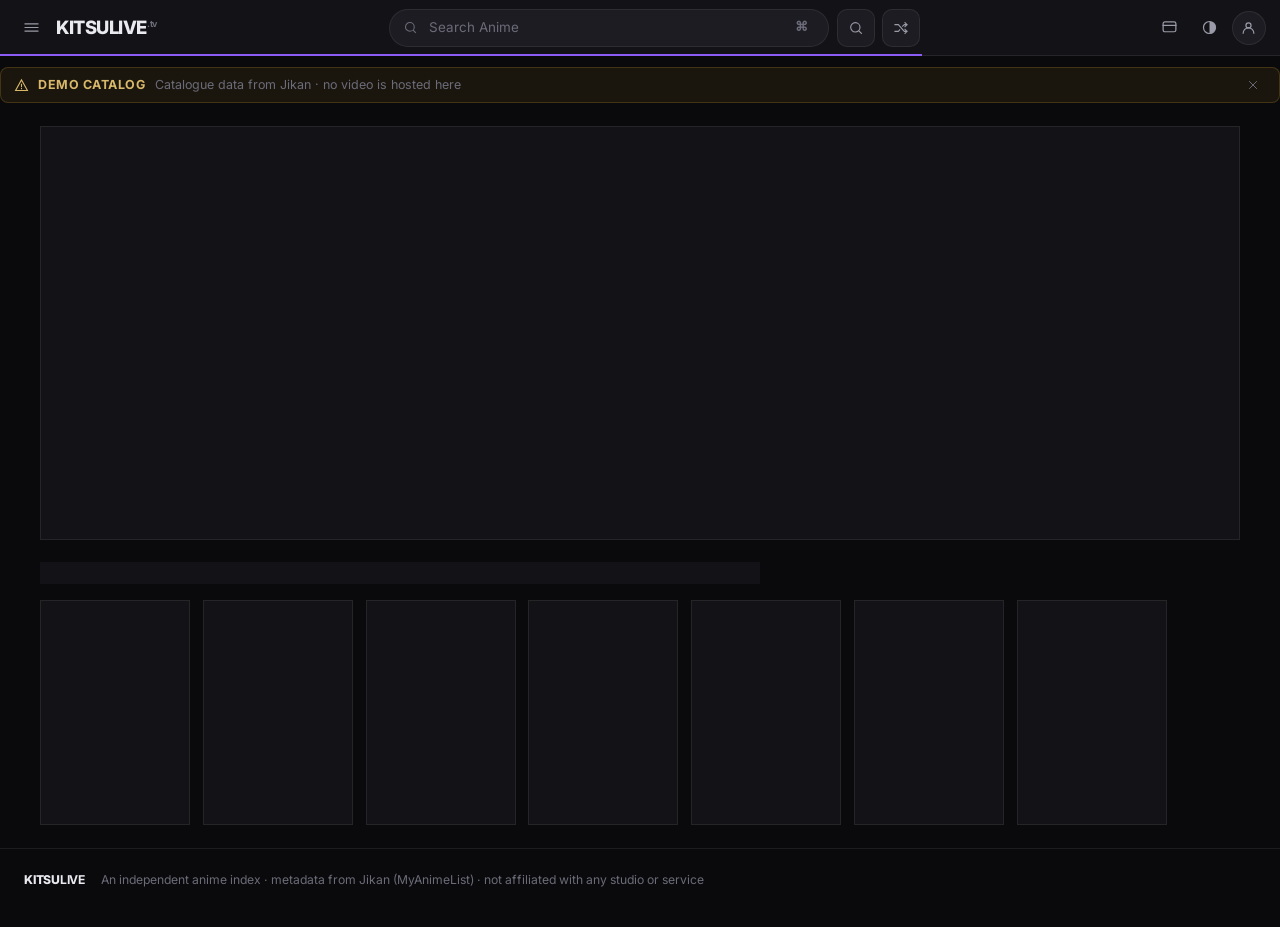
<file: index.html>
<!doctype html>
<html lang="en" data-theme="ink" data-layout="hub">
<head>
<meta charset="utf-8" />
<meta name="viewport" content="width=device-width, initial-scale=1, viewport-fit=cover" />
<title>KITSU LIVE</title>
<meta name="description" content="An anime index — six completely different site designs, one ambient-light player." />
<meta name="color-scheme" content="dark light" />
<meta name="theme-color" content="#0b0b0c" />
<link rel="icon" href="assets/favicon.svg" type="image/svg+xml" />
<link rel="preconnect" href="https://fonts.googleapis.com">
<link rel="preconnect" href="https://fonts.gstatic.com" crossorigin>
<link href="https://fonts.googleapis.com/css2?family=Anton&family=Archivo+Black&family=Instrument+Serif:ital@0;1&family=Libre+Baskerville:ital,wght@0,400;0,700;1,400&family=Space+Grotesk:wght@400;500;600;700&family=Space+Mono:wght@400;700&family=Inter:wght@400;500;600;700;800&display=swap" rel="stylesheet">
<link rel="preconnect" href="https://cdn.myanimelist.net" crossorigin />
<link rel="preconnect" href="https://api.jikan.moe" crossorigin />
<link rel="stylesheet" href="css/base.css" />
<link rel="stylesheet" href="css/components.css" />
<link rel="stylesheet" href="css/pages.css" />
<link rel="stylesheet" href="css/player.css" />
<link rel="stylesheet" href="css/watch.css" />
<link rel="stylesheet" href="css/layouts/hub.css" />
<link rel="stylesheet" href="css/layouts/press.css" />
<link rel="stylesheet" href="css/layouts/orbit.css" />
<link rel="stylesheet" href="css/layouts/broadsheet.css" />
<link rel="stylesheet" href="css/layouts/terminal.css" />
<link rel="stylesheet" href="css/layouts/stage.css" />
</head>
<body>
<a class="skip-link" href="#main">SKIP TO CONTENT</a>
<div class="grain" aria-hidden="true"></div>

<!-- every layout builds its own chrome into these two slots -->
<div id="shell"></div>
<main id="main" class="main" tabindex="-1"></main>
<div id="shellFoot"></div>

<div class="toasts" id="toasts" aria-live="polite" aria-atomic="false"></div>

<div class="modal" id="layoutModal" hidden>
  <div class="modal__card modal__card--wide" role="dialog" aria-modal="true" aria-label="Choose a design">
    <header>
      <div>
        <h3>CHOOSE A DESIGN</h3>
        <p class="lbl" style="margin-top:.3rem">Six different sites. Not six colour schemes — different navigation, different home page, different density.</p>
      </div>
      <button class="icon-btn" data-close-layout aria-label="Close">
        <svg viewBox="0 0 24 24"><path d="M6 6l12 12M18 6 6 18"/></svg></button>
    </header>
    <div class="design-grid" id="designGrid"></div>
  </div>
  <div class="modal__scrim" data-close-layout></div>
</div>

<div class="modal" id="keysModal" hidden>
  <div class="modal__card" role="dialog" aria-modal="true" aria-label="Keyboard shortcuts">
    <header><h3>KEYBOARD</h3><button class="icon-btn" data-close-modal aria-label="Close">
      <svg viewBox="0 0 24 24"><path d="M6 6l12 12M18 6 6 18"/></svg></button></header>
    <div class="keys-grid">
      <div><kbd>/</kbd><span>Focus search</span></div>
      <div><kbd>D</kbd><span>Switch design</span></div>
      <div><kbd>T</kbd><span>Invert theme</span></div>
      <div><kbd>R</kbd><span>Random title</span></div>
      <div><kbd>g</kbd><kbd>h</kbd><span>Home</span></div>
      <div><kbd>g</kbd><kbd>b</kbd><span>Browse</span></div>
      <div><kbd>g</kbd><kbd>l</kbd><span>Library</span></div>
      <div><kbd>Space</kbd><span>Play / pause</span></div>
      <div><kbd>←</kbd><kbd>→</kbd><span>Seek 5s</span></div>
      <div><kbd>↑</kbd><kbd>↓</kbd><span>Volume</span></div>
      <div><kbd>F</kbd><span>Fullscreen</span></div>
      <div><kbd>A</kbd><span>Ambient light</span></div>
      <div><kbd>⇧A</kbd><span>Flood the page</span></div>
      <div><kbd>N</kbd><kbd>P</kbd><span>Next / prev episode</span></div>
      <div><kbd>Esc</kbd><span>Close overlay</span></div>
    </div>
  </div>
  <div class="modal__scrim" data-close-modal></div>
</div>

<script src="ambient-light.js"></script>
<script type="module" src="js/app.js"></script>
<noscript><p style="padding:2rem;text-align:center">This needs JavaScript.</p></noscript>
</body>
</html>
</file>
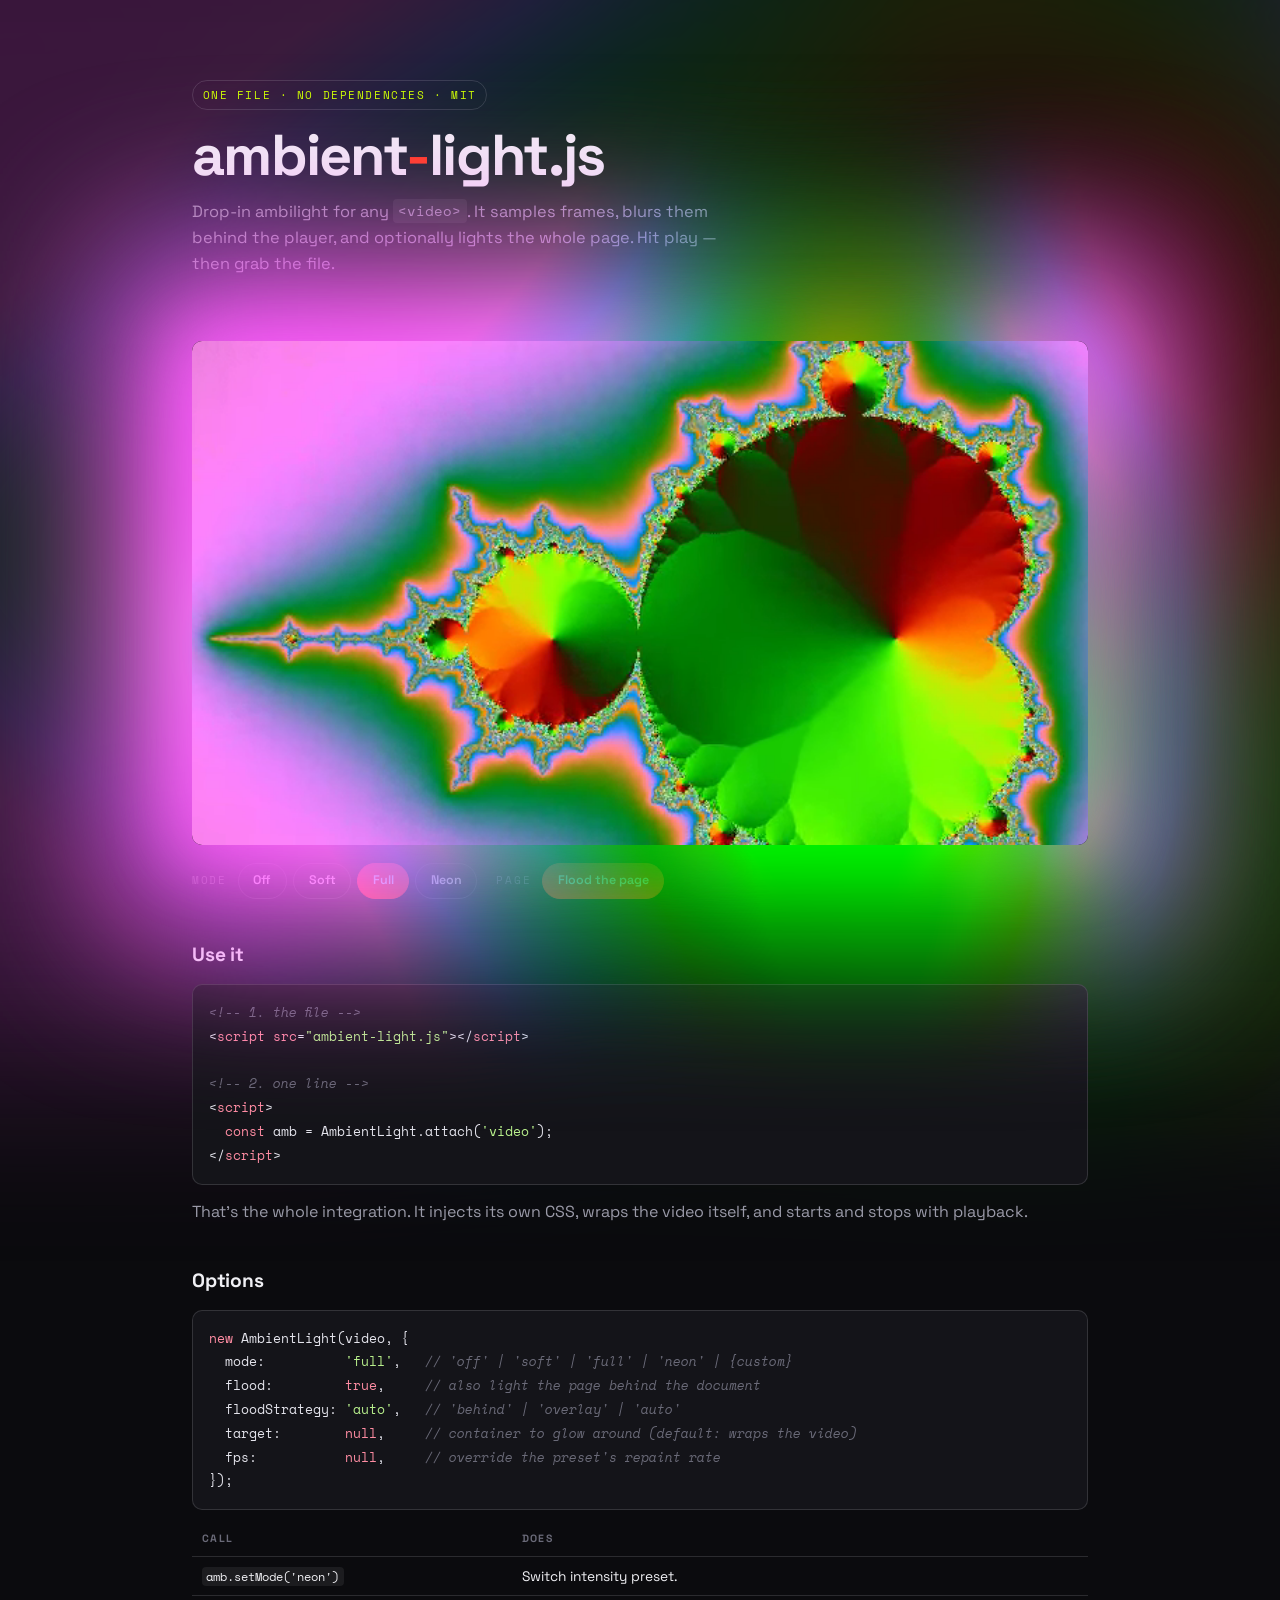
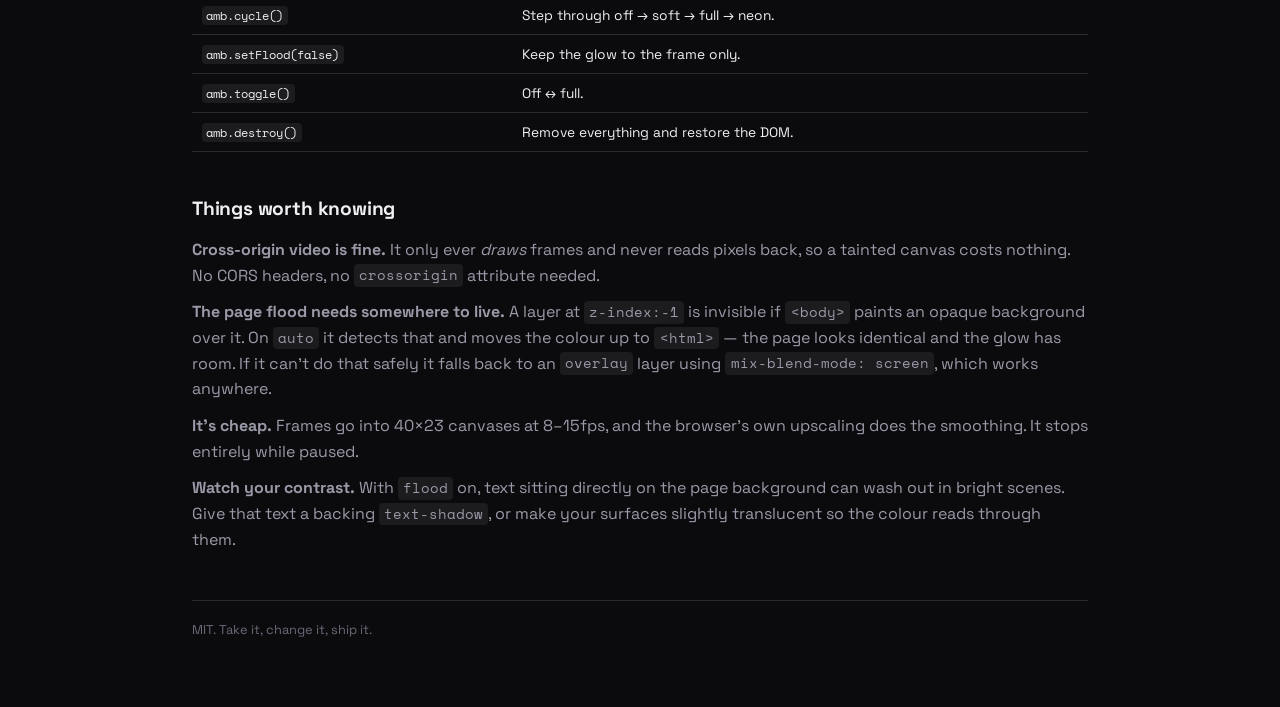
<file: ambient-light.html>
<!doctype html>
<html lang="en">
<head>
<meta charset="utf-8">
<meta name="viewport" content="width=device-width, initial-scale=1">
<title>ambient-light.js</title>
<meta name="description" content="A drop-in ambilight for any HTML video element. One file, no dependencies.">
<link rel="preconnect" href="https://fonts.googleapis.com">
<link rel="preconnect" href="https://fonts.gstatic.com" crossorigin>
<link href="https://fonts.googleapis.com/css2?family=Space+Grotesk:wght@400;500;600;700&family=Space+Mono:wght@400;700&display=swap" rel="stylesheet">
<style>
  :root { --bg:#0b0b0e; --fg:#f0f0f4; --fg2:#9a9aa8; --fg3:#6a6a78; --line:rgba(240,240,244,.14); --accent:#ff3b18; --acid:#ccff00; }
  * { box-sizing:border-box; margin:0; }
  html { background:var(--bg); }
  body { background:transparent; color:var(--fg); font-family:"Space Grotesk",system-ui,sans-serif; line-height:1.6; padding:0 0 5rem; }
  .wrap { max-width:960px; margin-inline:auto; padding-inline:clamp(16px,4vw,32px); }
  header { padding:clamp(2.5rem,7vw,5rem) 0 2rem; }
  h1 { font-size:clamp(2rem,6vw,3.6rem); letter-spacing:-.03em; line-height:1.02; font-weight:700; }
  h1 em { font-style:normal; color:var(--accent); }
  .sub { color:var(--fg2); font-size:1.02rem; max-width:56ch; margin-top:.9rem; }
  .tag { display:inline-flex; gap:.4rem; align-items:center; font-family:"Space Mono",monospace; font-size:.7rem; letter-spacing:.14em; text-transform:uppercase; color:var(--acid); border:1px solid var(--line); padding:.3rem .6rem; border-radius:99px; margin-bottom:1rem; }
  h2 { font-size:1.2rem; margin:2.6rem 0 .8rem; letter-spacing:-.01em; }
  p { color:var(--fg2); }
  a { color:var(--acid); }
  code { font-family:"Space Mono",monospace; font-size:.86em; background:rgba(255,255,255,.07); padding:.1em .38em; border-radius:4px; }
  pre { background:#141419; border:1px solid var(--line); border-radius:10px; padding:1rem; overflow-x:auto; margin-top:.7rem; }
  pre code { background:none; padding:0; font-size:.82rem; line-height:1.7; color:#e4e4ec; }
  .k { color:#ff8da3; } .s { color:#b9f18d; } .c { color:#6a6a78; font-style:italic; }
  /* the stage */
  .stage { position:relative; margin:2rem 0 1rem; }
  video { width:100%; display:block; border-radius:10px; background:#000; }
  .controls { display:flex; gap:.4rem; flex-wrap:wrap; align-items:center; margin-top:1.1rem; }
  button { font:inherit; cursor:pointer; background:transparent; color:var(--fg); border:1px solid var(--line);
           border-radius:99px; padding:.45rem .9rem; font-size:.78rem; font-weight:600; transition:.14s; }
  button:hover { border-color:var(--fg); }
  button.on { background:var(--accent); border-color:var(--accent); color:#fff; }
  .lbl { font-family:"Space Mono",monospace; font-size:.66rem; letter-spacing:.16em; text-transform:uppercase; color:var(--fg3); margin-right:.3rem; }
  table { width:100%; border-collapse:collapse; margin-top:.8rem; font-size:.86rem; }
  th,td { text-align:left; padding:.5rem .6rem; border-bottom:1px solid var(--line); vertical-align:top; }
  th { color:var(--fg3); font-size:.66rem; letter-spacing:.14em; text-transform:uppercase; font-weight:700; }
  td code { white-space:nowrap; }
  footer { margin-top:3rem; padding-top:1.2rem; border-top:1px solid var(--line); color:var(--fg3); font-size:.8rem; }
</style>
</head>
<body>
<div class="wrap">
  <header>
    <span class="tag">One file · no dependencies · MIT</span>
    <h1>ambient<em>-</em>light.js</h1>
    <p class="sub">Drop-in ambilight for any <code>&lt;video&gt;</code>. It samples frames, blurs them behind the
      player, and optionally lights the whole page. Hit play — then grab the file.</p>
  </header>

  <div class="stage">
    <video id="v" src="video/demo.webm" muted loop playsinline controls></video>
  </div>

  <div class="controls">
    <span class="lbl">Mode</span>
    <button data-mode="off">Off</button>
    <button data-mode="soft">Soft</button>
    <button data-mode="full" class="on">Full</button>
    <button data-mode="neon">Neon</button>
    <span class="lbl" style="margin-left:.8rem">Page</span>
    <button id="floodBtn" class="on">Flood the page</button>
  </div>

  <h2>Use it</h2>
  <pre><code><span class="c">&lt;!-- 1. the file --&gt;</span>
&lt;<span class="k">script</span> <span class="k">src</span>=<span class="s">"ambient-light.js"</span>&gt;&lt;/<span class="k">script</span>&gt;

<span class="c">&lt;!-- 2. one line --&gt;</span>
&lt;<span class="k">script</span>&gt;
  <span class="k">const</span> amb = AmbientLight.attach(<span class="s">'video'</span>);
&lt;/<span class="k">script</span>&gt;</code></pre>

  <p style="margin-top:.9rem">That's the whole integration. It injects its own CSS, wraps the video itself, and
    starts and stops with playback.</p>

  <h2>Options</h2>
  <pre><code><span class="k">new</span> AmbientLight(video, {
  mode:          <span class="s">'full'</span>,   <span class="c">// 'off' | 'soft' | 'full' | 'neon' | {custom}</span>
  flood:         <span class="k">true</span>,     <span class="c">// also light the page behind the document</span>
  floodStrategy: <span class="s">'auto'</span>,   <span class="c">// 'behind' | 'overlay' | 'auto'</span>
  target:        <span class="k">null</span>,     <span class="c">// container to glow around (default: wraps the video)</span>
  fps:           <span class="k">null</span>,     <span class="c">// override the preset's repaint rate</span>
});</code></pre>

  <table>
    <tr><th>Call</th><th>Does</th></tr>
    <tr><td><code>amb.setMode('neon')</code></td><td>Switch intensity preset.</td></tr>
    <tr><td><code>amb.cycle()</code></td><td>Step through off → soft → full → neon.</td></tr>
    <tr><td><code>amb.setFlood(false)</code></td><td>Keep the glow to the frame only.</td></tr>
    <tr><td><code>amb.toggle()</code></td><td>Off ↔ full.</td></tr>
    <tr><td><code>amb.destroy()</code></td><td>Remove everything and restore the DOM.</td></tr>
  </table>

  <h2>Things worth knowing</h2>
  <p><b>Cross-origin video is fine.</b> It only ever <i>draws</i> frames and never reads pixels back, so a
    tainted canvas costs nothing. No CORS headers, no <code>crossorigin</code> attribute needed.</p>
  <p style="margin-top:.7rem"><b>The page flood needs somewhere to live.</b> A layer at <code>z-index:-1</code> is
    invisible if <code>&lt;body&gt;</code> paints an opaque background over it. On <code>auto</code> it detects that
    and moves the colour up to <code>&lt;html&gt;</code> — the page looks identical and the glow has room. If it
    can't do that safely it falls back to an <code>overlay</code> layer using <code>mix-blend-mode: screen</code>,
    which works anywhere.</p>
  <p style="margin-top:.7rem"><b>It's cheap.</b> Frames go into 40×23 canvases at 8–15fps, and the browser's own
    upscaling does the smoothing. It stops entirely while paused.</p>
  <p style="margin-top:.7rem"><b>Watch your contrast.</b> With <code>flood</code> on, text sitting directly on the
    page background can wash out in bright scenes. Give that text a backing
    <code>text-shadow</code>, or make your surfaces slightly translucent so the colour reads through them.</p>

  <footer>MIT. Take it, change it, ship it.</footer>
</div>

<script src="ambient-light.js"></script>
<script>
  const v = document.getElementById('v');
  const amb = AmbientLight.attach(v, { mode: 'full', flood: true });
  document.querySelectorAll('[data-mode]').forEach((b) => b.addEventListener('click', () => {
    amb.setMode(b.dataset.mode);
    document.querySelectorAll('[data-mode]').forEach((x) => x.classList.toggle('on', x === b));
  }));
  const fb = document.getElementById('floodBtn');
  fb.addEventListener('click', () => {
    amb.setFlood(!amb.flood);
    fb.classList.toggle('on', amb.flood);
    fb.textContent = amb.flood ? 'Flood the page' : 'Frame only';
  });
  v.play().catch(() => {});
</script>
</body>
</html>
</file>
<file: css/base.css>
/* KITSU/LIVE — foundation
   Editorial brutalism: hairline rules, condensed poster type, flat ink.
   No gradients, no glass, no rounded corners, no soft shadows. */

:root {
  /* ink = near-black stock, paper = bone */
  --ink:    #0b0b0c;
  --ink-2:  #131315;
  --ink-3:  #1c1c1f;
  --paper:  #efece3;
  --shu:    #ff3b18;   /* vermillion */
  --acid:   #ccff00;   /* acid lime */
  --cyan:   #1fd8ff;

  --bg:     var(--ink);
  --bg-2:   var(--ink-2);
  --bg-3:   var(--ink-3);
  --fg:     var(--paper);
  --fg-2:   #9c998f;
  --fg-3:   #6b6961;
  --line:   rgba(239,236,227,.15);
  --line-2: rgba(239,236,227,.32);
  --accent: var(--shu);
  --on-accent: #0b0b0c;

  --ok: var(--acid); --warn: #ffb400; --bad: var(--shu); --info: var(--cyan);

  --pad: clamp(14px, 3.4vw, 40px);
  --rail: 1680px;
  --nav-h: 58px;
  --hair: 1px;

  --ease: cubic-bezier(.2,.7,.3,1);
  --fast: .12s; --mid: .22s;

  --display: "Anton", "Arial Narrow", Impact, sans-serif;
  --sans: "Space Grotesk", ui-sans-serif, system-ui, -apple-system, sans-serif;
  --mono: "Space Grotesk", ui-monospace, "SF Mono", Menlo, monospace;

  /* ── skin surface: every skin is mostly just these ──────────────── */
  --r: 0px;              /* corner radius, controls + small surfaces */
  --r-lg: 0px;           /* corner radius, cards + panels            */
  --r-pill: 0px;         /* fully-rounded things                     */
  --bd: 1px;             /* border width                             */
  --shadow: none;        /* resting surface shadow                   */
  --shadow-hi: none;     /* hover shadow                             */
  --panel-bg: var(--bg); /* panel fill (may be translucent)          */
  --panel-blur: 0px;     /* backdrop blur behind panels              */
  --topbar-bg: var(--bg);

  --head-font: var(--display);
  --head-transform: uppercase;
  --head-tracking: .005em;
  --head-weight: 400;
  --head-lh: .94;

  --lbl-transform: uppercase;
  --lbl-tracking: .15em;
  --lbl-weight: 700;

  --card-lift: -5px;     /* hover translate                          */
  --card-slab: 10px;     /* how far the accent slab slides out       */
  --card-slab-op: 1;     /* slab visibility (0 disables the effect)  */
  --card-scale: 1;       /* hover image scale                        */
  --card-img: grayscale(1) contrast(1.25) brightness(.55);
}

:root[data-theme="paper"] {
  --bg:     #efece3;
  --bg-2:   #e6e2d7;
  --bg-3:   #dcd7ca;
  --fg:     #0b0b0c;
  --fg-2:   #4a4840;
  --fg-3:   #76736a;
  --line:   rgba(11,11,12,.18);
  --line-2: rgba(11,11,12,.42);
  --on-accent: #efece3;
}

*, *::before, *::after { box-sizing: border-box; }
* { margin: 0; }

html { -webkit-text-size-adjust: 100%; scroll-behavior: smooth; }
@media (prefers-reduced-motion: reduce) {
  html { scroll-behavior: auto; }
  *, *::before, *::after { animation-duration: .001ms !important; transition-duration: .001ms !important; }
}

/* the root paints the page colour so the fixed ambient layer (z-index:-1)
   can sit above it while still being behind every bit of content */
html { background: var(--bg); }

body {
  font-family: var(--sans);
  background: transparent;
  color: var(--fg);
  line-height: 1.45;
  min-height: 100dvh;
  overflow-x: hidden;
  -webkit-font-smoothing: antialiased;
  padding-bottom: env(safe-area-inset-bottom);
}

img, svg, video, canvas { display: block; max-width: 100%; }
img { background: var(--bg-3); }
svg {
  fill: none; stroke: currentColor; stroke-width: 1.7;
  stroke-linecap: square; stroke-linejoin: miter;
  width: 1em; height: 1em; flex: 0 0 auto;
}
[hidden] { display: none !important; }

a { color: inherit; text-decoration: none; }
button, input, select, textarea { font: inherit; color: inherit; }
button { background: none; border: 0; cursor: pointer; }
ul, ol { list-style: none; padding: 0; }

/* ── type ─────────────────────────────────────────────── */
h1, h2, h3, h4 {
  font-family: var(--head-font);
  font-weight: var(--head-weight);
  line-height: var(--head-lh);
  letter-spacing: var(--head-tracking);
  text-transform: var(--head-transform);
  text-wrap: balance;
}
h1 { font-size: clamp(2.4rem, 7vw, 6rem); }
h2 { font-size: clamp(1.35rem, 2.6vw, 2.1rem); }
h3 { font-size: 1.1rem; }
p { text-wrap: pretty; }

/* small-caps metadata label — the workhorse of this design */
.lbl, .kicker {
  font-family: var(--sans);
  font-size: .66rem; font-weight: var(--lbl-weight);
  letter-spacing: var(--lbl-tracking); text-transform: var(--lbl-transform);
  color: var(--fg-3);
}
.num {
  font-variant-numeric: tabular-nums;
  font-feature-settings: "tnum" 1;
}

::selection { background: var(--shu); color: var(--paper); }
:focus-visible { outline: 2px solid var(--acid); outline-offset: 2px; }

/* scrollbars */
* { scrollbar-width: thin; scrollbar-color: var(--line-2) transparent; }
::-webkit-scrollbar { width: 9px; height: 9px; }
::-webkit-scrollbar-track { background: transparent; }
::-webkit-scrollbar-thumb { background: var(--line-2); border: 3px solid transparent; background-clip: content-box; }
::-webkit-scrollbar-thumb:hover { background: var(--accent); background-clip: content-box; }

.skip-link {
  position: fixed; left: 10px; top: -60px; z-index: 300;
  background: var(--acid); color: #0b0b0c;
  padding: .55rem .9rem; font-size: .7rem; font-weight: 700; letter-spacing: .14em;
  transition: top var(--fast) var(--ease);
}
.skip-link:focus { top: 10px; }

.sr-only {
  position: absolute; width: 1px; height: 1px; padding: 0; margin: -1px;
  overflow: hidden; clip-path: inset(50%); white-space: nowrap; border: 0;
}

kbd {
  font-family: var(--mono); font-size: .68rem; font-weight: 600; line-height: 1;
  padding: .3em .45em; background: var(--bg-3); color: var(--fg-2);
  border: var(--hair) solid var(--line); margin-right: 2px;
}
code { font-family: var(--mono); font-size: .86em; background: var(--bg-3); padding: .08em .35em; }

/* ── film grain: the whole page sits under it ─────────── */
.grain {
  position: fixed; inset: -50%; z-index: 400; pointer-events: none;
  opacity: .055; mix-blend-mode: overlay;
  background-image: url("data:image/svg+xml;utf8,<svg xmlns='http://www.w3.org/2000/svg' width='180' height='180'><filter id='n'><feTurbulence type='fractalNoise' baseFrequency='.85' numOctaves='3' stitchTiles='stitch'/></filter><rect width='180' height='180' filter='url(%23n)'/></svg>");
  animation: grainShift 6s steps(6) infinite;
}
@keyframes grainShift {
  0%   { transform: translate(0,0); }
  20%  { transform: translate(-6%,3%); }
  40%  { transform: translate(4%,-5%); }
  60%  { transform: translate(-3%,6%); }
  80%  { transform: translate(5%,2%); }
  100% { transform: translate(0,0); }
}
:root[data-theme="paper"] .grain { opacity: .07; mix-blend-mode: multiply; }

/* halftone dot field — used behind hero art */
.halftone {
  background-image: radial-gradient(currentColor .9px, transparent .9px);
  background-size: 5px 5px;
}

/* marquee ticker strip */
.ticker {
  border-top: var(--hair) solid var(--line);
  border-bottom: var(--hair) solid var(--line);
  overflow: hidden; white-space: nowrap;
  padding: .42rem 0; background: var(--bg-2);
}
.ticker__run {
  display: inline-block; white-space: nowrap;
  animation: slide 42s linear infinite;
  font-size: .68rem; font-weight: 700; letter-spacing: .2em; text-transform: uppercase;
  color: var(--fg-3);
}
.ticker__run b { color: var(--accent); font-weight: 700; }
.ticker__run i { font-style: normal; color: var(--line-2); padding: 0 .9rem; }
.ticker:hover .ticker__run { animation-play-state: paused; }
@keyframes slide { to { transform: translateX(-50%); } }

/* a hairline rule with a label notched into it */
.rule {
  display: flex; align-items: center; gap: .8rem;
  border-top: var(--hair) solid var(--line);
  padding-top: .5rem;
}
.rule > span { font-size: .64rem; font-weight: 700; letter-spacing: .2em; color: var(--fg-3); text-transform: uppercase; }
</file>
<file: css/components.css>
/* KITSU/LIVE — components */

/* ── Buttons ──────────────────────────────────────────── */
.btn {
  display: inline-flex; align-items: center; justify-content: center; gap: .45rem;
  padding: .62rem 1.1rem; border-radius: var(--r-pill);
  font-size: .68rem; font-weight: var(--lbl-weight); letter-spacing: var(--lbl-tracking);
  text-transform: var(--lbl-transform);
  border: var(--bd) solid var(--line-2); background: transparent; color: var(--fg);
  white-space: nowrap; cursor: pointer;
  transition: background var(--fast), color var(--fast), border-color var(--fast), transform var(--fast);
}
.btn svg { width: 14px; height: 14px; }
.btn:hover { background: var(--fg); color: var(--bg); border-color: var(--fg); }
.btn:active { transform: translate(1px, 1px); }
.btn--primary { background: var(--accent); border-color: var(--accent); color: var(--on-accent); }
.btn--primary:hover { background: var(--acid); border-color: var(--acid); color: #0b0b0c; }
.btn--ghost { border-color: var(--line); color: var(--fg-2); }
.btn--ghost:hover { background: var(--fg); color: var(--bg); border-color: var(--fg); }
.btn--quiet { border-color: transparent; color: var(--fg-3); }
.btn--quiet:hover { background: transparent; color: var(--accent); border-color: transparent; }
.btn--sm { padding: .4rem .7rem; font-size: .62rem; }
.btn--block { width: 100%; }
.btn[disabled], .btn[aria-disabled="true"] { opacity: .35; pointer-events: none; }
.btn--danger { color: var(--shu); border-color: color-mix(in srgb, var(--shu) 50%, transparent); }
.btn--danger:hover { background: var(--shu); color: var(--paper); border-color: var(--shu); }

/* ── Chips ───────────────────────────────────────────── */
.chip {
  display: inline-flex; align-items: center; gap: .3rem;
  padding: .2rem .5rem; border-radius: var(--r-pill);
  font-size: .6rem; font-weight: var(--lbl-weight); letter-spacing: .13em;
  text-transform: var(--lbl-transform);
  border: var(--bd) solid var(--line); color: var(--fg-2); background: transparent;
  white-space: nowrap;
}
.chip svg { width: 11px; height: 11px; }
.chip--ghost { border-color: var(--line); }
.chip--accent { background: var(--accent); color: var(--on-accent); border-color: var(--accent); }
.chip--score { color: var(--acid); border-color: color-mix(in srgb, var(--acid) 45%, transparent); }
.chip--live { color: var(--shu); border-color: color-mix(in srgb, var(--shu) 55%, transparent); }
.chip--ok { color: var(--acid); border-color: color-mix(in srgb, var(--acid) 45%, transparent); }
.chip--link:hover { background: var(--accent); color: var(--on-accent); border-color: var(--accent); }
.dot { width: 5px; height: 5px; background: currentColor; }
.dot--pulse { animation: blink 1.1s steps(2) infinite; }
@keyframes blink { 50% { opacity: 0; } }

/* ── Section head + rails ────────────────────────────── */
.section { margin-top: clamp(2.2rem, 5vw, 4rem); }
.section__head {
  display: flex; align-items: flex-end; gap: .9rem;
  padding: 0 var(--pad) .55rem;
  max-width: var(--rail); margin-inline: auto;
  border-bottom: var(--hair) solid var(--line-2);
}
.section__title { display: flex; align-items: baseline; gap: .6rem; min-width: 0; }
.section__title h2 { overflow: hidden; text-overflow: ellipsis; white-space: nowrap; }
.section__title svg { width: 15px; height: 15px; color: var(--accent); align-self: center; }
.section__idx {
  font-family: var(--sans); font-size: .62rem; font-weight: 700;
  letter-spacing: .16em; color: var(--accent); flex: 0 0 auto;
}
.section__more { margin-left: auto; display: flex; gap: .4rem; align-items: center; }
.section__link {
  font-size: .62rem; font-weight: 700; letter-spacing: .16em; text-transform: uppercase;
  color: var(--fg-3); padding: .25rem 0; border-bottom: var(--hair) solid transparent;
}
.section__link:hover { color: var(--accent); border-bottom-color: var(--accent); }

.rail { position: relative; }
.rail__track {
  display: grid; grid-auto-flow: column;
  grid-auto-columns: clamp(132px, 14.5vw, 178px);
  gap: clamp(.55rem, 1vw, .9rem);
  overflow-x: auto; overscroll-behavior-x: contain;
  scroll-snap-type: x proximity; scroll-behavior: smooth;
  padding: 1rem var(--pad) 1.1rem;
  max-width: var(--rail); margin-inline: auto;
  scrollbar-width: none;
}
.rail__track::-webkit-scrollbar { display: none; }
.rail__track > * { scroll-snap-align: start; }
.rail__track--wide { grid-auto-columns: clamp(240px, 26vw, 330px); }
.rail__nav {
  position: absolute; top: 50%; translate: 0 -60%; z-index: 4;
  width: 30px; height: 46px; display: grid; place-items: center;
  background: var(--bg); color: var(--fg);
  border: var(--hair) solid var(--line-2);
  opacity: 0; transition: opacity var(--mid), background var(--fast), color var(--fast);
}
.rail:hover .rail__nav { opacity: 1; }
.rail__nav:hover { background: var(--accent); color: var(--on-accent); border-color: var(--accent); }
.rail__nav[disabled] { opacity: 0 !important; }
.rail__nav svg { width: 15px; height: 15px; }
.rail__nav--prev { left: max(2px, calc(var(--pad) - 36px)); }
.rail__nav--next { right: max(2px, calc(var(--pad) - 36px)); }
@media (hover: none) { .rail__nav { display: none; } }

/* ── Poster card ──────────────────────────────────────
   No shadow. A hard offset block slides out from behind on hover. */
.card { position: relative; display: block; min-width: 0; }
.card__art {
  position: relative; aspect-ratio: 2 / 3;
  background: var(--bg-3); overflow: hidden;
  border: var(--bd) solid var(--line); border-radius: var(--r-lg);
  box-shadow: var(--shadow);
  transition: transform var(--mid) var(--ease), border-color var(--fast), box-shadow var(--mid);
}
.card__art::after {           /* the offset slab */
  content: ""; position: absolute; inset: 0; z-index: -1;
  background: var(--accent); border-radius: var(--r-lg); opacity: var(--card-slab-op);
  transition: transform var(--mid) var(--ease);
}
.card__art img {
  width: 100%; height: 100%; object-fit: cover;
  transition: filter var(--mid), transform var(--mid) var(--ease);
}
.card:hover .card__art {
  transform: translate(var(--card-lift), var(--card-lift));
  border-color: var(--fg); box-shadow: var(--shadow-hi);
}
.card:hover .card__art::after { transform: translate(var(--card-slab), var(--card-slab)); }
.card:hover .card__art img { filter: var(--card-img); transform: scale(var(--card-scale)); }
.card:focus-visible .card__art { transform: translate(var(--card-lift), var(--card-lift)); }
.card:focus-visible .card__art::after { transform: translate(var(--card-slab), var(--card-slab)); }

.card__scrim {
  position: absolute; inset: 0; z-index: 2;
  display: flex; flex-direction: column; justify-content: flex-end;
  padding: .6rem; opacity: 0;
  transition: opacity var(--mid) var(--ease);
}
.card:hover .card__scrim, .card:focus-visible .card__scrim { opacity: 1; }
.card__scrim p {
  font-size: .66rem; line-height: 1.4; color: var(--paper);
  display: -webkit-box; -webkit-line-clamp: 5; -webkit-box-orient: vertical; overflow: hidden;
}
.card__play {
  position: absolute; left: .5rem; top: .5rem; z-index: 3;
  padding: .28rem .55rem;
  background: var(--acid); color: #0b0b0c;
  font-size: .6rem; font-weight: 700; letter-spacing: .14em;
  opacity: 0; transform: translateY(-4px);
  transition: opacity var(--mid), transform var(--mid) var(--ease);
}
.card:hover .card__play, .card:focus-visible .card__play { opacity: 1; transform: none; }

.card__tl, .card__tr { position: absolute; top: .4rem; z-index: 2; display: flex; gap: .25rem; flex-wrap: wrap; }
.card__tl { left: .4rem; } .card__tr { right: .4rem; }
.card__badge {
  font-size: .58rem; font-weight: 700; letter-spacing: .1em;
  padding: .16rem .38rem; background: var(--ink); color: var(--paper);
  display: inline-flex; align-items: center; gap: .2rem;
}
.card__badge svg { width: 10px; height: 10px; }
.card__badge--score { color: var(--acid); }
.card__badge--rank { background: var(--accent); color: var(--on-accent); }

/* giant outlined index numeral */
.card__rank {
  position: absolute; left: -4px; bottom: -4px; z-index: 3;
  font-family: var(--head-font); font-size: 3.4rem; line-height: .75;
  color: transparent; -webkit-text-stroke: 1.5px var(--paper);
  pointer-events: none; font-variant-numeric: tabular-nums;
  mix-blend-mode: difference;
}
.card__body { padding: .5rem 0 0; border-top: var(--hair) solid var(--line); margin-top: .5rem; }
.card__title {
  font-family: var(--sans); font-size: .8rem; font-weight: 600; line-height: 1.26;
  display: -webkit-box; -webkit-line-clamp: 2; -webkit-box-orient: vertical; overflow: hidden;
  transition: color var(--fast);
}
.card:hover .card__title { color: var(--accent); }
.card__meta {
  margin-top: .25rem; font-size: .6rem; font-weight: 700; letter-spacing: .12em;
  text-transform: uppercase; color: var(--fg-3);
  display: flex; align-items: center; gap: .3rem; flex-wrap: wrap;
}
.card__meta i { font-style: normal; color: var(--line-2); }

.progress { height: 2px; background: var(--line); overflow: hidden; }
.progress > span { display: block; height: 100%; background: var(--accent); }
.card__progress { position: absolute; left: 0; right: 0; bottom: 0; z-index: 3; }

/* ── Wide / episode card ─────────────────────────────── */
.ecard { position: relative; display: block; }
.ecard__art {
  position: relative; aspect-ratio: 16 / 9; overflow: hidden;
  background: var(--bg-3); border: var(--bd) solid var(--line);
  border-radius: var(--r-lg); box-shadow: var(--shadow);
  transition: transform var(--mid) var(--ease), border-color var(--fast), box-shadow var(--mid);
}
.ecard__art::after {
  content: ""; position: absolute; inset: 0; z-index: -1; background: var(--accent);
  border-radius: var(--r-lg); opacity: var(--card-slab-op);
  transition: transform var(--mid) var(--ease);
}
.ecard__art img { width: 100%; height: 100%; object-fit: cover; transition: filter var(--mid), transform var(--mid); }
.ecard:hover .ecard__art {
  transform: translate(var(--card-lift), var(--card-lift));
  border-color: var(--fg); box-shadow: var(--shadow-hi);
}
.ecard:hover .ecard__art::after { transform: translate(var(--card-slab), var(--card-slab)); }
.ecard:hover .ecard__art img { filter: var(--card-img); transform: scale(var(--card-scale)); }
.ecard__pill {
  position: absolute; bottom: .4rem; right: .4rem; z-index: 2;
  font-size: .58rem; font-weight: 700; letter-spacing: .12em;
  padding: .16rem .4rem; background: var(--ink); color: var(--paper);
}
.ecard__body { padding: .5rem 0 0; border-top: var(--hair) solid var(--line); margin-top: .5rem; }
.ecard__title {
  font-size: .82rem; font-weight: 600; line-height: 1.25;
  display: -webkit-box; -webkit-line-clamp: 2; -webkit-box-orient: vertical; overflow: hidden;
}
.ecard:hover .ecard__title { color: var(--accent); }
.ecard__sub {
  font-size: .6rem; font-weight: 700; letter-spacing: .12em; text-transform: uppercase;
  color: var(--fg-3); margin-top: .22rem;
}

/* ── Grids ───────────────────────────────────────────── */
.grid-posters {
  display: grid; gap: clamp(.7rem, 1.4vw, 1.3rem);
  grid-template-columns: repeat(auto-fill, minmax(clamp(120px, 13vw, 165px), 1fr));
}
.grid-wide {
  display: grid; gap: clamp(.7rem, 1.4vw, 1.2rem);
  grid-template-columns: repeat(auto-fill, minmax(240px, 1fr));
}

/* ── Skeletons ───────────────────────────────────────── */
.sk { position: relative; overflow: hidden; background: var(--bg-2); border: var(--hair) solid var(--line); }
.sk::after {
  content: ""; position: absolute; inset: 0;
  background: linear-gradient(90deg, transparent, color-mix(in srgb, var(--fg) 6%, transparent), transparent);
  transform: translateX(-100%); animation: shimmer 1.3s infinite;
}
@keyframes shimmer { to { transform: translateX(100%); } }
.sk--poster { aspect-ratio: 2/3; }
.sk--wide { aspect-ratio: 16/9; }
.sk--line { height: .6rem; margin-top: .45rem; border: 0; }
.sk--line.w60 { width: 60%; } .sk--line.w40 { width: 40%; } .sk--line.w80 { width: 80%; }
.sk--block { height: 100%; }

/* ── Tabs ────────────────────────────────────────────── */
.tabs {
  display: flex; border: var(--bd) solid var(--line); border-radius: var(--r-pill); overflow: hidden;
  width: max-content; max-width: 100%; overflow-x: auto; scrollbar-width: none;
}
.tabs::-webkit-scrollbar { display: none; }
.tabs button {
  padding: .45rem .9rem;
  font-size: .62rem; font-weight: 700; letter-spacing: .14em; text-transform: uppercase;
  color: var(--fg-3); white-space: nowrap;
  border-right: var(--hair) solid var(--line);
  transition: background var(--fast), color var(--fast);
}
.tabs button:last-child { border-right: 0; }
.tabs button:hover { color: var(--fg); background: var(--bg-2); }
.tabs button.is-active { background: var(--accent); color: var(--on-accent); }

/* ── Inputs ──────────────────────────────────────────── */
.field { display: grid; gap: .3rem; min-width: 0; }
.field > label {
  font-size: .58rem; font-weight: 700; letter-spacing: .18em;
  text-transform: uppercase; color: var(--fg-3);
}
.input, .select {
  height: 36px; padding: 0 .65rem; border-radius: var(--r);
  background: var(--bg-2); border: var(--bd) solid var(--line);
  color: var(--fg); font-size: .74rem; font-weight: 600; letter-spacing: .06em;
  width: 100%; min-width: 0;
  transition: border-color var(--fast), background var(--fast);
}
.select {
  appearance: none; padding-right: 1.8rem; cursor: pointer;
  text-transform: uppercase; font-size: .66rem; letter-spacing: .12em;
  background-image: url("data:image/svg+xml;utf8,<svg xmlns='http://www.w3.org/2000/svg' viewBox='0 0 24 24' fill='none' stroke='%236b6961' stroke-width='2.4'><path d='m6 9 6 6 6-6'/></svg>");
  background-repeat: no-repeat; background-position: right .5rem center; background-size: 14px;
}
.input:focus, .select:focus { outline: none; border-color: var(--accent); background: var(--bg); }

.switch { display: flex; align-items: center; gap: .7rem; cursor: pointer; padding: .55rem 0; }
.switch input { position: absolute; opacity: 0; pointer-events: none; }
.switch__track {
  width: 34px; height: 18px; flex: 0 0 auto;
  background: transparent; border: var(--hair) solid var(--line-2);
  position: relative; transition: background var(--fast), border-color var(--fast);
}
.switch__track::after {
  content: ""; position: absolute; top: 2px; left: 2px;
  width: 12px; height: 12px; background: var(--fg-3);
  transition: transform var(--fast) var(--ease), background var(--fast);
}
.switch input:checked + .switch__track { border-color: var(--accent); background: var(--accent); }
.switch input:checked + .switch__track::after { transform: translateX(16px); background: var(--on-accent); }
.switch input:focus-visible + .switch__track { outline: 2px solid var(--acid); outline-offset: 2px; }
.switch__text { min-width: 0; }
.switch__text b { display: block; font-size: .78rem; font-weight: 600; }
.switch__text small { color: var(--fg-3); font-size: .68rem; }

/* ── Toasts ──────────────────────────────────────────── */
.toasts {
  position: fixed; z-index: 200; bottom: 1rem; right: 1rem;
  display: grid; gap: .4rem; width: min(330px, calc(100vw - 2rem)); pointer-events: none;
}
.toast {
  pointer-events: auto; display: flex; align-items: center; gap: .6rem;
  border-radius: var(--r); box-shadow: var(--shadow-hi);
  padding: .65rem .8rem; background: var(--fg); color: var(--bg);
  font-size: .7rem; font-weight: 600; letter-spacing: .04em;
  animation: toastIn .2s var(--ease);
}
.toast.is-out { animation: toastOut .18s var(--ease) forwards; }
@keyframes toastIn  { from { opacity: 0; transform: translateX(14px); } }
@keyframes toastOut { to   { opacity: 0; transform: translateX(10px); } }
.toast__icon { width: 15px; height: 15px; flex: 0 0 auto; }
.toast--ok   { border-left: 4px solid var(--acid); }
.toast--bad  { border-left: 4px solid var(--shu); }
.toast--info { border-left: 4px solid var(--cyan); }
.toast span { flex: 1; min-width: 0; }
@media (max-width: 760px) { .toasts { bottom: calc(56px + env(safe-area-inset-bottom)); right: .6rem; } }

/* ── Modal ───────────────────────────────────────────── */
.modal { position: fixed; inset: 0; z-index: 180; display: grid; place-items: center; padding: 1.2rem; }
.modal__scrim { position: absolute; inset: 0; background: rgba(0,0,0,.78); animation: fade .18s; }
.modal__card {
  position: relative; z-index: 1; width: min(560px, 100%);
  max-height: 86vh; overflow-y: auto; border-radius: var(--r-lg); box-shadow: var(--shadow-hi);
  background: var(--bg); border: var(--bd) solid var(--line-2);
  padding: 1.2rem; animation: modalIn .2s var(--ease);
}
@keyframes modalIn { from { opacity: 0; transform: translateY(10px); } }
.modal__card header {
  display: flex; align-items: center; justify-content: space-between;
  margin-bottom: 1rem; padding-bottom: .6rem; border-bottom: var(--hair) solid var(--line);
}
.modal__card header svg { width: 16px; height: 16px; }
.modal__card .icon-btn { width: 30px; min-height: 30px; border: var(--hair) solid var(--line); }
.keys-grid { display: grid; gap: .3rem; grid-template-columns: repeat(auto-fit, minmax(200px, 1fr)); }
.keys-grid > div {
  display: flex; align-items: center; gap: .35rem;
  font-size: .68rem; font-weight: 600; color: var(--fg-2);
  padding: .3rem 0; border-bottom: var(--hair) solid var(--line);
}
.keys-grid span { margin-left: auto; text-align: right; }

/* ── States ──────────────────────────────────────────── */
.state {
  display: grid; place-items: center; gap: .7rem; text-align: center;
  padding: clamp(2.5rem, 8vw, 5rem) 1rem; color: var(--fg-3);
}
.state__icon {
  width: 52px; height: 52px; display: grid; place-items: center;
  border: var(--hair) solid var(--line-2); color: var(--accent);
}
.state__icon svg { width: 22px; height: 22px; }
.state h3 { color: var(--fg); font-size: 1.5rem; }
.state p { max-width: 42ch; font-size: .78rem; }

/* ── Pagination ──────────────────────────────────────── */
.pager { display: flex; align-items: center; justify-content: center; flex-wrap: wrap; margin-top: 2.2rem; }
.pager button {
  min-width: 36px; height: 36px; padding: 0 .5rem;
  font-size: .68rem; font-weight: 700; letter-spacing: .08em;
  color: var(--fg-2); border: var(--hair) solid var(--line); margin: 0 -1px -1px 0;
  transition: background var(--fast), color var(--fast);
}
.pager button:hover:not([disabled]) { background: var(--fg); color: var(--bg); }
.pager button.is-active { background: var(--accent); color: var(--on-accent); border-color: var(--accent); position: relative; z-index: 1; }
.pager button[disabled] { opacity: .3; pointer-events: none; }
.pager span { color: var(--fg-3); padding-inline: .3rem; font-size: .7rem; }

/* ── Notice ──────────────────────────────────────────── */
.notice {
  display: flex; gap: .7rem; align-items: flex-start;
  padding: .75rem .9rem; border: var(--hair) solid var(--line-2);
  border-left: 4px solid var(--warn);
  font-size: .76rem; color: var(--fg-2); background: var(--bg-2);
}
.notice svg { width: 15px; height: 15px; color: var(--warn); flex: 0 0 auto; margin-top: 2px; }
.notice b { color: var(--fg); font-weight: 700; letter-spacing: .06em; }
.notice--info { border-left-color: var(--cyan); }
.notice--info svg { color: var(--cyan); }

/* ── Skin picker ─────────────────────────────────────── */
.skin-grid { display: grid; gap: .6rem; }
.skin-card {
  display: grid; grid-template-columns: 76px 1fr; gap: .9rem; align-items: center;
  width: 100%; text-align: left; padding: .7rem;
  border: var(--bd) solid var(--line); border-radius: var(--r-lg);
  transition: border-color var(--fast), background var(--fast), transform var(--fast);
}
.skin-card:hover { border-color: var(--line-2); transform: translateY(-2px); }
.skin-card.is-on { border-color: var(--accent); }
.skin-card__swatch {
  position: relative; height: 56px; overflow: hidden;
  display: grid; place-items: center; border: 1px solid rgba(128,128,128,.28);
}
.skin-card__swatch b { font-size: 1.45rem; line-height: 1; }
.skin-card__swatch i {
  position: absolute; bottom: 0; left: 0; right: 0; height: 7px;
  display: flex;
}
.skin-card__swatch i span { flex: 1; }
.skin-card__text { min-width: 0; }
.skin-card__text b { display: block; font-size: .92rem; font-weight: 700; letter-spacing: -.01em; }
.skin-card__text small { color: var(--fg-3); font-size: .74rem; line-height: 1.45; display: block; margin-top: .15rem; }
.skin-card__tag {
  display: inline-block; margin-top: .35rem;
  font-size: .56rem; font-weight: 700; letter-spacing: .16em; text-transform: uppercase;
  color: var(--accent);
}

/* ── carried over from the old shell stylesheet (still shared) ── */
.icon-btn { display:grid; place-items:center; color:var(--fg-3); transition:background .12s, color .12s; }
.icon-btn svg { width:17px; height:17px; }
.icon-btn:hover { background:var(--accent); color:var(--on-accent); }

.topbar__progress { position:absolute; left:0; bottom:-1px; height:2px; width:0;
  background:var(--accent); opacity:0; transition:width .3s, opacity .3s; }
.topbar__progress.is-active { opacity:1; }

.suggest { position:absolute; top:calc(100% + 2px); left:0; right:0; z-index:95;
  background:var(--bg); border:var(--bd) solid var(--line-2); border-radius:var(--r-lg);
  max-height:min(70vh,520px); overflow-y:auto; box-shadow:var(--shadow-hi); }
.suggest__head { position:sticky; top:0; display:flex; justify-content:space-between;
  padding:.45rem .8rem; background:var(--bg-2); border-bottom:var(--bd) solid var(--line);
  font-size:.6rem; font-weight:700; letter-spacing:.16em; text-transform:uppercase; color:var(--fg-3); }
.suggest__row { display:flex; gap:.7rem; align-items:center; width:100%; padding:.5rem .8rem;
  text-align:left; cursor:pointer; border-bottom:var(--bd) solid var(--line); transition:.1s; }
.suggest__row:last-child { border-bottom:0; }
.suggest__row:hover, .suggest__row.is-sel { background:var(--accent); color:var(--on-accent); }
.suggest__row:hover small, .suggest__row.is-sel small { color:var(--on-accent); opacity:.75; }
.suggest__row img { width:32px; height:46px; object-fit:cover; flex:0 0 auto; }
.suggest__meta { min-width:0; flex:1; }
.suggest__meta b { display:block; font-size:.82rem; font-weight:600; overflow:hidden;
  text-overflow:ellipsis; white-space:nowrap; }
.suggest__meta small { display:block; color:var(--fg-3); font-size:.68rem; }
.suggest__empty { padding:1.2rem; text-align:center; color:var(--fg-3); font-size:.78rem; }

.home-boot { padding:1.4rem clamp(16px,4vw,40px); }
.home-boot__row { display:grid; grid-auto-flow:column; grid-auto-columns:150px; gap:.8rem;
  overflow:hidden; margin-top:1rem; }

/* ── design picker ───────────────────────────────────── */
.modal__card--wide { width:min(880px,100%); }
.design-grid { display:grid; gap:.7rem; }
.design-card { display:grid; grid-template-columns:150px 1fr; gap:1rem; align-items:center;
  width:100%; text-align:left; padding:.8rem;
  border:var(--bd) solid var(--line); border-radius:var(--r-lg); transition:.14s; }
.design-card:hover { border-color:var(--line-2); transform:translateY(-2px); }
.design-card.is-on { border-color:var(--accent); }
.design-card__shot { display:block; border:1px solid rgba(128,128,128,.3); overflow:hidden; line-height:0; }
.design-card__shot svg { width:100%; height:auto; display:block; }
.design-card__text { min-width:0; }
.design-card__text b { display:block; font-size:1rem; font-weight:700; letter-spacing:-.01em; }
.design-card__text em { display:block; font-style:normal; font-size:.7rem; font-weight:700;
  letter-spacing:.14em; text-transform:uppercase; color:var(--accent); margin:.15rem 0 .35rem; }
.design-card__text small { display:block; color:var(--fg-3); font-size:.78rem; line-height:1.5; }
.design-card__tag { display:inline-block; margin-top:.4rem; font-size:.58rem; font-weight:700;
  letter-spacing:.16em; text-transform:uppercase; color:var(--acid); }
@media (max-width:620px) { .design-card { grid-template-columns:1fr; } }
</file>
<file: css/pages.css>
/* KITSU/LIVE — page layouts */

/* ── Hero: a split sheet. Type on the left, art bleeding right,
      with the title overlapping the image edge. ───────────── */
.hero { position: relative; border-bottom: var(--hair) solid var(--line-2); }
.hero__stage {
  position: relative;
  min-height: clamp(460px, 68vh, 720px);
  max-width: var(--rail); margin-inline: auto;
  border-left: var(--hair) solid var(--line);
  border-right: var(--hair) solid var(--line);
}
.hero__slide {
  position: absolute; inset: 0; opacity: 0; pointer-events: none;
  display: grid; grid-template-columns: 1.05fr .95fr;
  transition: opacity .45s var(--ease);
}
.hero__slide.is-active { opacity: 1; pointer-events: auto; }

.hero__bg {
  position: relative; overflow: hidden; grid-column: 2;
  border-left: var(--hair) solid var(--line);
}
.hero__bg img {
  width: 100%; height: 100%; object-fit: cover;
  filter: grayscale(.72) contrast(1.15);
  transition: filter .6s var(--ease);
}
.hero__slide.is-active .hero__bg img { filter: grayscale(0) contrast(1.05); }
.hero__bg::after {
  content: ""; position: absolute; inset: 0; color: var(--bg);
  background-image: radial-gradient(currentColor 1px, transparent 1px);
  background-size: 4px 4px; opacity: .45;
  mask-image: linear-gradient(to right, #000 0%, transparent 42%);
  -webkit-mask-image: linear-gradient(to right, #000 0%, transparent 42%);
}
.hero__bg::before {
  content: ""; position: absolute; inset: 0; z-index: 1;
  background: linear-gradient(to right, var(--bg) 0%, transparent 34%);
}

.hero__content {
  grid-column: 1; grid-row: 1; z-index: 3;
  display: flex; flex-direction: column; justify-content: center;
  padding: 2rem var(--pad) 2rem;
  /* title runs past the column edge, over the art */
  width: 150%; pointer-events: none;
}
.hero__inner { display: grid; gap: .85rem; justify-items: start; max-width: 100%; }
.hero__inner > * { pointer-events: auto; }

.hero__eyebrow {
  display: flex; align-items: center; gap: .6rem;
  font-size: .62rem; font-weight: 700; letter-spacing: .24em; text-transform: uppercase;
  color: var(--accent);
}
.hero__eyebrow svg { width: 13px; height: 13px; }
.hero__eyebrow::before {
  content: ""; width: 34px; height: 2px; background: var(--accent); flex: 0 0 auto;
}
.hero__title {
  font-family: var(--head-font); line-height: .86;
  font-size: clamp(2.6rem, 7.4vw, 6.6rem);
  letter-spacing: -.005em;
  max-width: 15ch;
  text-shadow: 0 0 22px var(--bg);
}
.hero__title small {
  display: block; font-family: var(--sans); font-size: clamp(.68rem, 1vw, .8rem);
  font-weight: 700; letter-spacing: .16em; color: var(--fg-3);
  margin-top: .7rem; text-transform: uppercase;
}
.hero__meta { display: flex; align-items: center; gap: .35rem; flex-wrap: wrap; max-width: 62%; }
.hero__desc {
  color: var(--fg-2); font-size: .82rem; line-height: 1.6; max-width: 46ch;
  display: -webkit-box; -webkit-line-clamp: 3; -webkit-box-orient: vertical; overflow: hidden;
  border-left: 2px solid var(--line-2); padding-left: .8rem;
}
.hero__genres { display: flex; gap: .3rem; flex-wrap: wrap; max-width: 62%; }
.hero__cta { display: flex; gap: .4rem; flex-wrap: wrap; margin-top: .3rem; }

/* vertical index strip down the right edge */
.hero__thumbs {
  position: absolute; z-index: 4; right: 0; top: 0; bottom: 0;
  display: flex; flex-direction: column; justify-content: center;
  border-left: var(--hair) solid var(--line);
  background: color-mix(in srgb, var(--bg) 78%, transparent);
}
.hero__thumb {
  width: 46px; padding: .5rem 0;
  font-family: var(--sans); font-size: .6rem; font-weight: 700; letter-spacing: .1em;
  color: var(--fg-3); background: transparent; cursor: pointer;
  border-bottom: var(--hair) solid var(--line);
  transition: background var(--fast), color var(--fast);
}
.hero__thumb:first-child { border-top: var(--hair) solid var(--line); }
.hero__thumb:hover { background: var(--bg-2); color: var(--fg); }
.hero__thumb.is-active { background: var(--accent); color: var(--on-accent); }

@media (max-width: 900px) {
  .hero__slide { grid-template-columns: 1fr; }
  .hero__bg { grid-column: 1; grid-row: 1; border-left: 0; }
  .hero__bg::before { background: linear-gradient(to top, var(--bg) 6%, transparent 70%); }
  .hero__bg::after { mask-image: linear-gradient(to top, #000 0%, transparent 55%); -webkit-mask-image: linear-gradient(to top, #000 0%, transparent 55%); }
  .hero__content { grid-column: 1; grid-row: 1; width: 100%; justify-content: flex-end; padding-right: 54px; }
  .hero__meta, .hero__genres { max-width: 100%; }
  .hero__stage { min-height: 78vh; }
}

/* ── Home extras ─────────────────────────────────────── */
.quickchips {
  display: flex; overflow-x: auto; scrollbar-width: none;
  max-width: var(--rail); margin-inline: auto;
  border-bottom: var(--hair) solid var(--line);
}
.quickchips::-webkit-scrollbar { display: none; }
.quickchips a {
  flex: 0 0 auto; padding: .6rem 1rem;
  font-size: .62rem; font-weight: 700; letter-spacing: .16em; text-transform: uppercase;
  color: var(--fg-3); border-right: var(--hair) solid var(--line);
  transition: background var(--fast), color var(--fast);
}
.quickchips a:first-child { border-left: var(--hair) solid var(--line); }
.quickchips a:hover { background: var(--accent); color: var(--on-accent); }

/* ranked list — big numerals, hairline rows */
.toplist {
  display: grid; gap: 0;
  grid-template-columns: repeat(auto-fit, minmax(320px, 1fr));
  max-width: var(--rail); margin-inline: auto; padding: 1rem var(--pad) 0;
}
.toprow {
  display: flex; gap: .8rem; align-items: center;
  padding: .55rem .4rem;
  border-bottom: var(--hair) solid var(--line);
  transition: background var(--fast), padding-left var(--fast);
}
.toprow:hover { background: var(--bg-2); padding-left: .9rem; }
.toprow__n {
  width: 2.4rem; flex: 0 0 auto; text-align: left;
  font-family: var(--head-font); font-size: 1.7rem; line-height: 1;
  color: transparent; -webkit-text-stroke: 1.2px var(--line-2);
  font-variant-numeric: tabular-nums;
}
.toprow:hover .toprow__n { -webkit-text-stroke-color: var(--accent); }
.toprow:nth-child(-n+3) .toprow__n { color: var(--accent); -webkit-text-stroke-width: 0; }
.toprow__art {
  width: 38px; aspect-ratio: 2/3; overflow: hidden; flex: 0 0 auto;
  background: var(--bg-3); border: var(--hair) solid var(--line);
}
.toprow__art img { width: 100%; height: 100%; object-fit: cover; }
.toprow__info { min-width: 0; flex: 1; }
.toprow__info b {
  display: block; font-size: .78rem; font-weight: 600;
  overflow: hidden; text-overflow: ellipsis; white-space: nowrap;
}
.toprow__info small {
  color: var(--fg-3); font-size: .6rem; font-weight: 700; letter-spacing: .12em;
  text-transform: uppercase; display: flex; gap: .4rem; align-items: center;
}
.toprow:hover .toprow__info b { color: var(--accent); }

/* ── Page head ───────────────────────────────────────── */
.page-head {
  max-width: var(--rail); margin-inline: auto; padding: 2.2rem var(--pad) .8rem;
  display: grid; gap: .5rem;
  border-bottom: var(--hair) solid var(--line-2);
}
.page-head h1 { font-size: clamp(2rem, 5.5vw, 4.4rem); }
.page-head p {
  color: var(--fg-3); font-size: .64rem; font-weight: 700;
  letter-spacing: .18em; text-transform: uppercase;
}
.page-body { max-width: var(--rail); margin-inline: auto; padding: 1.4rem var(--pad) 0; }

/* ── Browse filters ──────────────────────────────────── */
.filters {
  display: grid; gap: .8rem;
  grid-template-columns: repeat(auto-fit, minmax(145px, 1fr));
  padding: 1rem; border: var(--bd) solid var(--line);
  background: var(--bg-2); border-radius: var(--r-lg); box-shadow: var(--shadow);
}
.filters__row { grid-column: 1 / -1; display: flex; gap: .5rem; align-items: center; flex-wrap: wrap; }
.filters__row > .btn:last-child { margin-left: auto; }
.genre-cloud { display: flex; gap: .3rem; flex-wrap: wrap; max-height: 5rem; overflow: hidden; transition: max-height var(--mid) var(--ease); }
.genre-cloud.is-open { max-height: 40rem; }
.genre-chip {
  padding: .24rem .6rem; border-radius: var(--r-pill);
  font-size: .62rem; font-weight: 700; letter-spacing: .12em; text-transform: uppercase;
  color: var(--fg-3); background: transparent; border: var(--hair) solid var(--line);
  transition: all var(--fast); cursor: pointer;
}
.genre-chip:hover { color: var(--fg); border-color: var(--fg); }
.genre-chip.is-on { background: var(--accent); color: var(--on-accent); border-color: var(--accent); }

.results-bar {
  display: flex; align-items: center; gap: .8rem; flex-wrap: wrap;
  margin: 1.4rem 0 1rem; padding-bottom: .5rem;
  border-bottom: var(--hair) solid var(--line);
}
.results-bar .count {
  color: var(--fg-3); font-size: .62rem; font-weight: 700;
  letter-spacing: .16em; text-transform: uppercase; margin-right: auto;
}

/* ── Info page ───────────────────────────────────────── */
.info-banner { position: relative; height: clamp(180px, 32vh, 380px); overflow: hidden; border-bottom: var(--hair) solid var(--line); }
.info-banner img { width: 100%; height: 100%; object-fit: cover; filter: grayscale(.85) contrast(1.2); }
.info-banner::after {
  content: ""; position: absolute; inset: 0;
  background: linear-gradient(to top, var(--bg) 2%, color-mix(in srgb, var(--bg) 55%, transparent) 55%, transparent);
}
.info-banner__fade { position: absolute; inset: 0; background: var(--bg-2); }

.info-top {
  position: relative; z-index: 2;
  max-width: var(--rail); margin-inline: auto; padding-inline: var(--pad);
  margin-top: clamp(-140px, -14vh, -80px);
  display: grid; gap: clamp(1rem, 2.4vw, 2rem);
  grid-template-columns: clamp(130px, 16vw, 215px) 1fr;
  align-items: end;
}
.info-poster {
  aspect-ratio: 2/3; overflow: hidden; background: var(--bg-3);
  border: var(--bd) solid var(--line-2); position: relative;
  border-radius: var(--r-lg); box-shadow: var(--shadow-hi);
}
.info-poster img { width: 100%; height: 100%; object-fit: cover; }
.info-head { display: grid; gap: .6rem; padding-bottom: .3rem; min-width: 0; }
.info-head h1 { font-size: clamp(1.8rem, 5vw, 4rem); }
.info-head .alt {
  color: var(--fg-3); font-size: .64rem; font-weight: 700;
  letter-spacing: .14em; text-transform: uppercase;
}
.info-metarow { display: flex; gap: .3rem; flex-wrap: wrap; align-items: center; }
.info-actions { display: flex; gap: .4rem; flex-wrap: wrap; margin-top: .3rem; }

.info-grid {
  max-width: var(--rail); margin-inline: auto; padding: 2rem var(--pad) 0;
  display: grid; gap: clamp(1rem, 2.4vw, 2rem);
  grid-template-columns: minmax(0, 1fr) clamp(240px, 23vw, 320px);
  align-items: start;
}
.panel {
  border: var(--bd) solid var(--line); padding: 1rem;
  background: var(--panel-bg); border-radius: var(--r-lg); box-shadow: var(--shadow);
  backdrop-filter: blur(var(--panel-blur)); -webkit-backdrop-filter: blur(var(--panel-blur));
}
.panel + .panel { margin-top: 1rem; }
.panel > h2, .panel > h3 {
  margin-bottom: .8rem; padding-bottom: .5rem;
  font-size: .68rem; font-family: var(--sans); font-weight: 700;
  letter-spacing: .2em; color: var(--accent);
  border-bottom: var(--hair) solid var(--line);
  display: flex; align-items: center; gap: .5rem;
}
.panel > h2 svg, .panel > h3 svg { width: 14px; height: 14px; }
.panel__scroll { max-height: 420px; overflow-y: auto; }

.synopsis { color: var(--fg-2); font-size: .84rem; line-height: 1.7; white-space: pre-line; }
.synopsis.is-clamped { display: -webkit-box; -webkit-line-clamp: 6; -webkit-box-orient: vertical; overflow: hidden; }
.read-more {
  margin-top: .6rem; font-size: .62rem; font-weight: 700; letter-spacing: .16em;
  text-transform: uppercase; color: var(--accent);
  border-bottom: var(--hair) solid var(--accent);
}

.statlist { display: grid; }
.statlist > div {
  display: flex; gap: .8rem; padding: .42rem 0;
  border-bottom: var(--hair) solid var(--line); font-size: .74rem;
}
.statlist > div:last-child { border-bottom: 0; }
.statlist__k {
  color: var(--fg-3); flex: 0 0 40%;
  font-size: .6rem; font-weight: 700; letter-spacing: .14em; text-transform: uppercase;
}
.statlist__v { color: var(--fg); text-align: right; flex: 1; min-width: 0; word-break: break-word; font-weight: 500; }

.scorebox { display: flex; align-items: flex-start; gap: 1rem; }
.scorebox__big { font-family: var(--head-font); font-size: 3.4rem; line-height: .85; color: var(--accent); }
.stars { display: flex; gap: 2px; color: var(--acid); margin-top: .3rem; }
.stars svg { width: 11px; height: 11px; fill: currentColor; stroke: none; }
.stars svg.is-off { opacity: .2; }

.chars { display: grid; gap: 0; grid-template-columns: repeat(auto-fill, minmax(165px, 1fr)); }
.charrow {
  display: flex; gap: .6rem; align-items: center; padding: .45rem .3rem;
  border-bottom: var(--hair) solid var(--line); transition: background var(--fast);
}
.charrow:hover { background: var(--bg-2); }
.charrow img, .charrow__ph {
  width: 36px; height: 48px; object-fit: cover; flex: 0 0 auto;
  background: var(--bg-3); border: var(--hair) solid var(--line);
}
.charrow div { min-width: 0; }
.charrow b { display: block; font-size: .74rem; font-weight: 600; overflow: hidden; text-overflow: ellipsis; white-space: nowrap; }
.charrow small { font-size: .6rem; color: var(--fg-3); letter-spacing: .1em; text-transform: uppercase; font-weight: 700; }

.eplist { display: grid; }
.eprow {
  display: flex; gap: .7rem; align-items: center;
  padding: .5rem .4rem; font-size: .78rem;
  border-bottom: var(--hair) solid var(--line);
  transition: background var(--fast), padding-left var(--fast);
}
.eprow:hover { background: var(--bg-2); padding-left: .9rem; }
.eprow__n {
  width: 2.2rem; flex: 0 0 auto; color: var(--fg-3);
  font-weight: 700; font-size: .68rem; font-variant-numeric: tabular-nums; letter-spacing: .08em;
}
.eprow__t { flex: 1; min-width: 0; overflow: hidden; text-overflow: ellipsis; white-space: nowrap; }
.eprow:hover .eprow__t { color: var(--accent); }
.eprow__r { color: var(--fg-3); font-size: .6rem; flex: 0 0 auto; letter-spacing: .1em; text-transform: uppercase; font-weight: 700; }
.eprow.is-filler { opacity: .55; }
.eprow.is-seen .eprow__n { color: var(--acid); }

.epgrid { display: grid; gap: 0; grid-template-columns: repeat(auto-fill, minmax(48px, 1fr)); }
.epbtn {
  aspect-ratio: 1; display: grid; place-items: center;
  border: var(--bd) solid var(--line); margin: 0 -1px -1px 0; border-radius: var(--r);
  font-size: .7rem; font-weight: 700; color: var(--fg-3);
  transition: all var(--fast); position: relative;
}
.epbtn:hover { background: var(--fg); color: var(--bg); z-index: 1; }
.epbtn.is-active { background: var(--accent); color: var(--on-accent); border-color: var(--accent); z-index: 1; }
.epbtn.is-seen::after { content: ""; position: absolute; right: 3px; top: 3px; width: 4px; height: 4px; background: var(--acid); }
.epbtn.is-filler { opacity: .5; }

/* ── Schedule ────────────────────────────────────────── */
.sched-days { display: flex; overflow-x: auto; scrollbar-width: none; border: var(--hair) solid var(--line); }
.sched-days::-webkit-scrollbar { display: none; }
.sched-day {
  flex: 1 0 auto; padding: .7rem 1rem; min-width: 86px;
  display: grid; gap: 2px; text-align: left; cursor: pointer;
  border-right: var(--hair) solid var(--line);
  transition: background var(--fast), color var(--fast);
}
.sched-day:last-child { border-right: 0; }
.sched-day b { font-family: var(--head-font); font-size: 1.1rem; line-height: 1; }
.sched-day small { font-size: .55rem; font-weight: 700; letter-spacing: .14em; color: var(--fg-3); text-transform: uppercase; }
.sched-day:hover { background: var(--bg-2); }
.sched-day.is-active { background: var(--accent); color: var(--on-accent); }
.sched-day.is-active small { color: var(--on-accent); opacity: .7; }
.sched-day.is-today b::after { content: "·"; color: var(--accent); }
.sched-day.is-active.is-today b::after { color: var(--on-accent); }

.timeline { display: grid; margin-top: 1.4rem; }
.timeslot { display: grid; grid-template-columns: 76px 1fr; gap: 1rem; align-items: start; border-top: var(--hair) solid var(--line); padding: .7rem 0; }
.timeslot__time {
  font-family: var(--head-font); font-size: 1.25rem; line-height: 1;
  color: var(--accent); font-variant-numeric: tabular-nums;
}
.timeslot__items { display: grid; }
.schedrow {
  display: flex; gap: .7rem; align-items: center; padding: .45rem .3rem;
  border-bottom: var(--hair) solid var(--line);
  transition: background var(--fast), padding-left var(--fast);
}
.schedrow:last-child { border-bottom: 0; }
.schedrow:hover { background: var(--bg-2); padding-left: .9rem; }
.schedrow__art { width: 34px; aspect-ratio: 2/3; overflow: hidden; flex: 0 0 auto; background: var(--bg-3); border: var(--hair) solid var(--line); }
.schedrow__art img { width: 100%; height: 100%; object-fit: cover; }
.schedrow__info { min-width: 0; flex: 1; }
.schedrow__info b { display: block; font-size: .78rem; font-weight: 600; overflow: hidden; text-overflow: ellipsis; white-space: nowrap; }
.schedrow__info small { color: var(--fg-3); font-size: .6rem; font-weight: 700; letter-spacing: .12em; text-transform: uppercase; }

/* ── Library ─────────────────────────────────────────── */
.lib-head { display: flex; gap: .8rem; align-items: center; flex-wrap: wrap; margin-bottom: 1.2rem; }
.lib-head .tabs { margin-right: auto; }
.lib-stats { display: grid; grid-template-columns: repeat(auto-fit, minmax(120px, 1fr)); margin-bottom: 1.6rem; border: var(--bd) solid var(--line); border-radius: var(--r-lg); overflow: hidden; }
.statcard { padding: .9rem 1rem; border-right: var(--hair) solid var(--line); }
.statcard:last-child { border-right: 0; }
.statcard b { display: block; font-family: var(--head-font); font-size: 2.2rem; line-height: .9; }
.statcard small { color: var(--fg-3); font-size: .55rem; letter-spacing: .18em; text-transform: uppercase; font-weight: 700; }

/* ── Settings ────────────────────────────────────────── */
.settings-grid { display: grid; gap: 1rem; grid-template-columns: repeat(auto-fit, minmax(300px, 1fr)); align-items: start; }
.setting-row { display: flex; gap: 1rem; align-items: center; padding: .55rem 0; border-bottom: var(--hair) solid var(--line); }
.setting-row:last-child { border-bottom: 0; }
.setting-row__text { flex: 1; min-width: 0; }
.setting-row__text b { display: block; font-size: .78rem; font-weight: 600; }
.setting-row__text small { color: var(--fg-3); font-size: .68rem; }
.setting-row .select, .setting-row .input { width: auto; min-width: 128px; flex: 0 0 auto; }

@media (max-width: 1080px) { .info-grid { grid-template-columns: 1fr; } }
@media (max-width: 620px) {
  .info-top { grid-template-columns: 104px 1fr; margin-top: -66px; gap: .8rem; }
  .info-head h1 { font-size: 1.5rem; }
  .info-actions { grid-column: 1 / -1; }
  .timeslot { grid-template-columns: 58px 1fr; gap: .6rem; }
}
</file>
<file: css/player.css>
/* KITSU/LIVE — watch page + player + ambient light */

/* The module injects its own glow CSS. What belongs to the SITE is this:
   while the page is flooded, surfaces go translucent so the colour reads
   through the chrome instead of stopping at it. */
.ambl-flooded [data-chrome] {
  background: color-mix(in srgb, var(--bg) 72%, transparent);
  backdrop-filter: blur(16px) saturate(1.3);
  -webkit-backdrop-filter: blur(16px) saturate(1.3);
}
.ambl-flooded .panel,
.ambl-flooded .srvbar,
.ambl-flooded .filters {
  background: color-mix(in srgb, var(--bg) 58%, transparent);
  backdrop-filter: blur(12px) saturate(1.2);
  -webkit-backdrop-filter: blur(12px) saturate(1.2);
}
.ambl-flooded .pr-foot,
.ambl-flooded .ob-foot,
.ambl-flooded .bs-foot,
.ambl-flooded .tm-foot {
  background: color-mix(in srgb, var(--bg) 70%, transparent);
  backdrop-filter: blur(14px);
  -webkit-backdrop-filter: blur(14px);
}
.ambl-flooded .input,
.ambl-flooded .select { background: color-mix(in srgb, var(--bg-2) 55%, transparent); }

/* Text on the lit background needs its own backing or it dissolves when the
   picture turns bright; muted greys have nothing left to give once there is
   colour behind them. */
.ambl-flooded .watch__crumbs,
.ambl-flooded .watch__titlebar p,
.ambl-flooded .section__link,
.ambl-flooded .card__meta,
.ambl-flooded .ecard__sub { color: var(--fg-2); text-shadow: 0 0 12px var(--bg), 0 0 4px var(--bg); }
.ambl-flooded .watch__titlebar h1,
.ambl-flooded .section__title h2,
.ambl-flooded .card__title,
.ambl-flooded .ecard__title { text-shadow: 0 0 20px var(--bg), 0 0 6px var(--bg); }

/* a light page cannot take the same wash */
:root[data-theme="paper"] .ambl-stage,
:root[data-skin="linen"] .ambl-stage { filter: blur(var(--ambl-page-blur,95px)) saturate(1.5) brightness(1.06); }
:root[data-theme="paper"] .ambl-stage.ambl-on { opacity: calc(var(--ambl-page-opacity,.34) * .5); }

.player-wrap { position: relative; isolation: isolate; }

.player {
  position: relative; z-index: 2;
  width: 100%; aspect-ratio: 16/9;
  background: #000; overflow: hidden;
  border: var(--bd) solid var(--line-2);
  border-radius: var(--r-lg); box-shadow: var(--shadow-hi);
  user-select: none; -webkit-user-select: none;
}
.player.is-theater { border-left: 0; border-right: 0; }
.player:fullscreen { aspect-ratio: auto; height: 100vh; border: 0; }
.player video { width: 100%; height: 100%; object-fit: contain; background: #000; }
.player.is-idle { cursor: none; }
.player.is-idle .pl-ctrl, .player.is-idle .pl-top { opacity: 0; transform: translateY(8px); pointer-events: none; }

.pl-poster {
  position: absolute; inset: 0; z-index: 3;
  display: grid; place-items: center; padding: 1.4rem; text-align: center;
  background: var(--ink);
}
.pl-poster img { position: absolute; inset: 0; width: 100%; height: 100%; object-fit: cover; opacity: .2; filter: grayscale(1); }
.pl-poster__body { position: relative; display: grid; gap: .7rem; justify-items: center; max-width: 46ch; }
.pl-poster h3 { color: var(--paper); font-size: 1.4rem; }
.pl-poster p { color: #9c998f; font-size: .76rem; line-height: 1.6; }
.pl-poster code { background: rgba(255,255,255,.1); color: var(--acid); }

.pl-big {
  width: 64px; height: 64px; display: grid; place-items: center;
  background: var(--shu); color: var(--paper);
  transition: background var(--fast), transform var(--fast);
}
.pl-big svg { width: 24px; height: 24px; fill: currentColor; stroke: none; margin-left: 3px; }
.pl-big:hover { background: var(--acid); color: #0b0b0c; transform: scale(1.06); }

.pl-spinner {
  position: absolute; inset: 0; margin: auto; z-index: 4;
  width: 34px; height: 34px; border: 2px solid rgba(255,255,255,.2);
  border-top-color: var(--shu); animation: spin .7s linear infinite; pointer-events: none;
}
@keyframes spin { to { transform: rotate(360deg); } }

.pl-top {
  position: absolute; top: 0; left: 0; right: 0; z-index: 6;
  display: flex; align-items: center; gap: .6rem; padding: .7rem .9rem;
  background: linear-gradient(to bottom, rgba(0,0,0,.8), transparent);
  transition: opacity var(--mid), transform var(--mid); color: var(--paper);
}
.pl-top__txt { min-width: 0; }
.pl-top b { font-size: .8rem; font-weight: 600; overflow: hidden; text-overflow: ellipsis; white-space: nowrap; display: block; }
.pl-top small { color: #9c998f; font-size: .58rem; font-weight: 700; letter-spacing: .16em; text-transform: uppercase; }
.pl-top__amb {
  margin-left: auto; display: flex; align-items: center; gap: .3rem;
  font-size: .55rem; font-weight: 700; letter-spacing: .16em; color: var(--acid);
  opacity: 0; transition: opacity var(--mid);
}
.player-wrap.ambl-on .pl-top__amb { opacity: .85; }
.pl-top__amb i { width: 5px; height: 5px; background: var(--acid); font-style: normal; animation: blink 1.6s steps(2) infinite; }

.pl-center-hint {
  position: absolute; inset: 0; margin: auto; z-index: 5;
  width: 68px; height: 68px; display: grid; place-items: center;
  pointer-events: none; background: rgba(0,0,0,.65); color: var(--paper); opacity: 0;
}
.pl-center-hint svg { width: 26px; height: 26px; fill: currentColor; stroke: none; }
.pl-center-hint.is-flash { animation: flash .5s var(--ease); }
@keyframes flash { 0% { opacity: 1; transform: scale(.85); } 100% { opacity: 0; transform: scale(1.15); } }

.pl-ctrl {
  position: absolute; left: 0; right: 0; bottom: 0; z-index: 7;
  padding: 2rem .7rem .55rem;
  background: linear-gradient(to top, rgba(0,0,0,.9) 12%, rgba(0,0,0,.4) 58%, transparent);
  transition: opacity var(--mid), transform var(--mid); color: var(--paper);
}
.pl-seek { position: relative; height: 16px; display: flex; align-items: center; cursor: pointer; touch-action: none; }
.pl-seek__rail { position: relative; width: 100%; height: 3px; background: rgba(255,255,255,.26); transition: height var(--fast); }
.pl-seek:hover .pl-seek__rail { height: 6px; }
.pl-seek__buf, .pl-seek__fill { position: absolute; left: 0; top: 0; bottom: 0; }
.pl-seek__buf  { background: rgba(255,255,255,.3); }
.pl-seek__fill { background: var(--shu); }
.pl-seek__knob {
  position: absolute; top: 50%; width: 11px; height: 11px;
  background: var(--paper); transform: translate(-50%, -50%) scale(0);
  transition: transform var(--fast) var(--ease);
}
.pl-seek:hover .pl-seek__knob, .pl-seek.is-drag .pl-seek__knob { transform: translate(-50%, -50%) scale(1); }
.pl-seek__mark { position: absolute; top: 50%; transform: translate(-50%, -50%); width: 2px; height: 8px; background: var(--acid); }
.pl-tip {
  position: absolute; bottom: 20px; transform: translateX(-50%);
  background: var(--paper); color: var(--ink);
  font-size: .62rem; font-weight: 700; font-variant-numeric: tabular-nums;
  padding: .15rem .35rem; pointer-events: none; opacity: 0;
  transition: opacity var(--fast); white-space: nowrap;
}
.pl-seek:hover .pl-tip { opacity: 1; }

.pl-row { display: flex; align-items: center; gap: 0; margin-top: .2rem; }
.pl-btn {
  width: 32px; height: 32px; display: grid; place-items: center;
  color: var(--paper); opacity: .85; flex: 0 0 auto;
  transition: background var(--fast), opacity var(--fast), color var(--fast);
}
.pl-btn svg { width: 17px; height: 17px; }
.pl-btn:hover { background: var(--paper); color: var(--ink); opacity: 1; }
.pl-btn[disabled] { opacity: .25; pointer-events: none; }
.pl-btn.is-on { color: var(--acid); }
.pl-btn--wide { width: auto; padding: 0 .55rem; gap: .3rem; font-size: .6rem; font-weight: 700; letter-spacing: .12em; }

.pl-time {
  font-size: .66rem; font-weight: 700; font-variant-numeric: tabular-nums;
  color: #9c998f; padding-inline: .5rem; white-space: nowrap; letter-spacing: .06em;
}
.pl-time b { color: var(--paper); font-weight: 700; }
.pl-spacer { margin-left: auto; }

.pl-vol { display: flex; align-items: center; }
.pl-vol__slider { width: 0; overflow: hidden; transition: width var(--mid) var(--ease), margin var(--mid); display: flex; align-items: center; }
.pl-vol:hover .pl-vol__slider, .pl-vol:focus-within .pl-vol__slider { width: 68px; margin-right: .3rem; }
.pl-vol input[type="range"] {
  width: 68px; height: 3px; appearance: none; cursor: pointer;
  background: linear-gradient(to right, var(--paper) var(--vol, 100%), rgba(255,255,255,.3) var(--vol, 100%));
}
.pl-vol input[type="range"]::-webkit-slider-thumb { appearance: none; width: 10px; height: 10px; background: var(--paper); border: 0; }
.pl-vol input[type="range"]::-moz-range-thumb { width: 10px; height: 10px; border: 0; background: var(--paper); }

.pl-menu { position: relative; }
.pl-menu__pop {
  position: absolute; bottom: calc(100% + 8px); right: 0;
  min-width: 196px; padding: 0;
  background: var(--ink); border: var(--hair) solid rgba(255,255,255,.2);
  animation: modalIn .14s var(--ease);
  max-height: 60vh; overflow-y: auto;
}
.pl-menu__group + .pl-menu__group { border-top: var(--hair) solid rgba(255,255,255,.14); }
.pl-menu__label {
  padding: .4rem .6rem .25rem; font-size: .55rem; font-weight: 700;
  letter-spacing: .2em; text-transform: uppercase; color: #6b6961;
}
.pl-menu__item {
  display: flex; align-items: center; gap: .5rem; width: 100%;
  padding: .4rem .6rem; font-size: .7rem; font-weight: 600;
  color: #efece3; text-align: left; transition: background var(--fast), color var(--fast);
}
.pl-menu__item:hover { background: var(--shu); color: var(--paper); }
.pl-menu__item.is-on { color: var(--acid); }
.pl-menu__item.is-on:hover { color: var(--paper); }
.pl-menu__item .tick { margin-left: auto; width: 13px; height: 13px; opacity: 0; }
.pl-menu__item.is-on .tick { opacity: 1; }

.pl-float { position: absolute; z-index: 8; right: .8rem; bottom: 4.4rem; display: flex; gap: .4rem; }
.pl-float .btn { background: var(--ink); border-color: rgba(255,255,255,.3); color: var(--paper); }
.pl-float .btn:hover { background: var(--acid); color: #0b0b0c; border-color: var(--acid); }

.pl-next {
  position: absolute; z-index: 9; right: .8rem; bottom: 4.4rem;
  width: min(320px, calc(100% - 1.6rem));
  background: var(--ink); border: var(--hair) solid rgba(255,255,255,.22);
  padding: .7rem; color: var(--paper); display: grid; gap: .55rem;
  animation: slideUp .25s var(--ease);
}
@keyframes slideUp { from { opacity: 0; transform: translateY(12px); } }
.pl-next__head { display: flex; gap: .5rem; align-items: center; padding-bottom: .4rem; border-bottom: var(--hair) solid rgba(255,255,255,.16); }
.pl-next__head small { color: var(--acid); font-size: .55rem; letter-spacing: .2em; text-transform: uppercase; font-weight: 700; }
.pl-next__head .ring { margin-left: auto; font-size: .7rem; font-variant-numeric: tabular-nums; color: var(--shu); font-weight: 700; }
.pl-next__body { display: flex; gap: .55rem; align-items: center; }
.pl-next__art { width: 52px; aspect-ratio: 16/9; overflow: hidden; background: #1c1c1f; flex: 0 0 auto; }
.pl-next__art img { width: 100%; height: 100%; object-fit: cover; }
.pl-next__t { min-width: 0; }
.pl-next__t b { display: block; font-size: .78rem; overflow: hidden; text-overflow: ellipsis; white-space: nowrap; }
.pl-next__t small { color: #9c998f; font-size: .62rem; }
.pl-next__acts { display: flex; gap: .3rem; }
.pl-next__acts .btn { flex: 1; }
</file>
<file: css/watch.css>
/* KITSU/LIVE — watch page layout (shared; each design themes it) */
.wt { max-width:1560px; margin-inline:auto; padding:.9rem clamp(12px,2vw,24px) 3rem;
  display:grid; gap:1rem; grid-template-columns:minmax(0,1fr) clamp(300px,25vw,380px); align-items:start; }
.wt__main { display:grid; gap:.8rem; min-width:0; }
.wt__side { display:grid; gap:.8rem; position:sticky; top:calc(var(--bar-h,58px) + .7rem); }
@media (max-width:1100px) { .wt { grid-template-columns:1fr; } .wt__side { position:static; } }

.wt-card { background:var(--bg-2); border:var(--bd) solid var(--line); border-radius:var(--r-lg); }

/* ── toolbar under the player ────────────────────────── */
.wt-tools { display:flex; align-items:center; gap:.15rem; flex-wrap:wrap;
  padding:.35rem .45rem; border-radius:var(--r-lg);
  background:var(--bg-2); border:var(--bd) solid var(--line); }
.wt-tools button { display:inline-flex; align-items:center; gap:.3rem; padding:.35rem .6rem;
  border-radius:var(--r); font-size:.74rem; font-weight:500; color:var(--fg-3); transition:.12s; }
.wt-tools button svg { width:13px; height:13px; }
.wt-tools button:hover:not([disabled]) { background:var(--bg-3); color:var(--fg); }
.wt-tools button.is-on { color:var(--accent); }
.wt-tools button[disabled] { opacity:.35; pointer-events:none; }
.wt-tools__sp { flex:1; }

/* ── episode header ──────────────────────────────────── */
.wt-ep { padding:1rem; }
.wt-ep__top { display:flex; align-items:flex-start; gap:1rem; flex-wrap:wrap; }
.wt-ep h1 { font-size:clamp(1.05rem,2vw,1.4rem); font-weight:700; letter-spacing:-.02em; }
.wt-ep h1 b { color:var(--fg-3); font-weight:700; }
.wt-ep__sel { margin-left:auto; display:flex; gap:.6rem; flex-wrap:wrap; }
.wt-sel { display:grid; gap:.25rem; }
.wt-sel__k { display:flex; align-items:center; gap:.25rem; font-size:.6rem; font-weight:700;
  letter-spacing:.1em; color:var(--fg-3); }
.wt-sel__k svg { width:12px; height:12px; }
.wt-sel select { height:30px; padding:0 1.6rem 0 .55rem; border-radius:var(--r);
  background:var(--bg-3); border:var(--bd) solid var(--line); color:var(--fg);
  font-size:.76rem; font-weight:600; appearance:none; cursor:pointer;
  background-image:url("data:image/svg+xml;utf8,<svg xmlns='http://www.w3.org/2000/svg' viewBox='0 0 24 24' fill='none' stroke='%238a8a98' stroke-width='2.4'><path d='m6 9 6 6 6-6'/></svg>");
  background-repeat:no-repeat; background-position:right .4rem center; background-size:13px; }
.wt-sel select:focus { outline:none; border-color:var(--accent); }

.wt-ep__meta { display:flex; align-items:center; gap:.4rem; flex-wrap:wrap; margin-top:.8rem; }
.wt-tag { display:inline-flex; align-items:center; gap:.28rem; padding:.25rem .55rem;
  border-radius:var(--r); background:var(--bg-3); border:var(--bd) solid var(--line);
  font-size:.7rem; font-weight:500; color:var(--fg-2); }
.wt-tag svg { width:12px; height:12px; }
.wt-tag.is-filler { color:#e8b84b; }
.wt-ep__sp { flex:1; }
.wt-lnk { display:inline-flex; align-items:center; gap:.3rem; padding:.3rem .55rem;
  border-radius:var(--r); font-size:.72rem; font-weight:500; color:var(--fg-3); transition:.12s; }
.wt-lnk svg { width:13px; height:13px; }
.wt-lnk:hover { background:var(--bg-3); color:var(--fg); }
.wt-lnk.is-on { color:var(--accent); }
.wt-custom { display:flex; gap:.4rem; margin-top:.7rem; }
.wt-ep__desc { margin-top:.7rem; font-size:.8rem; line-height:1.6; color:var(--fg-2); }

/* ── series card ─────────────────────────────────────── */
.wt-series { padding:1rem; display:grid; gap:1.1rem; grid-template-columns:168px minmax(0,1fr); }
.wt-series__art img { width:100%; aspect-ratio:2/3; object-fit:cover; border-radius:var(--r); }
.wt-trailer { display:flex; align-items:center; justify-content:space-between; gap:.4rem;
  margin-top:.5rem; padding:.45rem .6rem; border-radius:var(--r);
  background:var(--bg-3); border:var(--bd) solid var(--line);
  font-size:.66rem; font-weight:700; letter-spacing:.1em; color:var(--fg-2); }
.wt-trailer svg { width:13px; height:13px; fill:currentColor; stroke:none; color:var(--accent); }
.wt-trailer:hover { color:var(--fg); border-color:var(--line-2); }
.wt-ext { display:grid; grid-template-columns:1fr 1fr; gap:.4rem; margin-top:.4rem; }
.wt-ext a { padding:.42rem 0; text-align:center; border-radius:var(--r);
  background:var(--bg-3); border:var(--bd) solid var(--line);
  font-size:.66rem; font-weight:700; letter-spacing:.06em; color:var(--fg-2); }
.wt-ext a:hover { color:var(--fg); border-color:var(--line-2); }
.wt-series__body h2 { font-size:clamp(1.1rem,2.2vw,1.6rem); font-weight:700; letter-spacing:-.02em; }
.wt-series__jp { font-size:.78rem; color:var(--fg-3); font-style:italic; margin-top:.15rem; }
.wt-pills { display:flex; gap:.35rem; flex-wrap:wrap; margin:.7rem 0; }
.wt-pills a { padding:.22rem .6rem; border-radius:var(--r-pill);
  background:var(--bg-3); border:var(--bd) solid var(--line);
  font-size:.7rem; font-weight:500; color:var(--fg-2); }
.wt-pills a:hover { background:var(--accent); color:#fff; border-color:var(--accent); }
.wt-series__syn { font-size:.78rem; line-height:1.65; color:var(--fg-2);
  background:var(--bg-3); border-radius:var(--r); padding:.7rem .8rem;
  max-height:7.5rem; overflow:auto; }
.wt-stats { display:grid; grid-template-columns:1fr 1fr; gap:.3rem 1.4rem; margin-top:.9rem; }
.wt-stats p { font-size:.76rem; padding:.18rem 0; }
.wt-stats span { color:var(--fg-3); }
.wt-stats b { font-weight:600; }
.wt-series__cta { display:flex; gap:.4rem; margin-top:.9rem; flex-wrap:wrap; }

/* ── comments ────────────────────────────────────────── */
.wt-comments { padding:1rem; }
.wt-comments__top { display:flex; align-items:flex-end; gap:1rem; flex-wrap:wrap; }
.wt-k { font-size:.72rem; color:var(--fg-3); }
.wt-comments h2 { font-size:1.25rem; font-weight:700; letter-spacing:-.02em; }
.wt-seg { margin-left:auto; display:flex; gap:.25rem; }
.wt-seg button { padding:.4rem .8rem; border-radius:var(--r);
  background:var(--bg-3); border:var(--bd) solid var(--line);
  font-size:.68rem; font-weight:700; letter-spacing:.06em; color:var(--fg-3); }
.wt-seg button.is-on { background:var(--accent); color:#fff; border-color:var(--accent); }
.wt-comments__bar { display:flex; align-items:center; gap:1rem; flex-wrap:wrap;
  margin:.8rem 0; padding-bottom:.7rem; border-bottom:var(--bd) solid var(--line); }
.wt-note { font-size:.72rem; color:var(--fg-3); }
.wt-sort { margin-left:auto; display:flex; align-items:center; gap:.4rem;
  font-size:.72rem; color:var(--fg-3); }
.wt-sort select { height:28px; padding:0 .5rem; border-radius:var(--r);
  background:var(--bg-3); border:var(--bd) solid var(--line); color:var(--fg); font-size:.72rem; }
.wt-post { display:grid; gap:.4rem; grid-template-columns:160px 1fr auto; align-items:start; margin-bottom:1rem; }
.wt-post textarea { resize:vertical; min-height:38px; padding:.5rem .65rem; line-height:1.5; height:auto; }
.wt-ccount { font-size:.78rem; font-weight:600; color:var(--fg-2); margin-bottom:.6rem; }
.wt-c { display:grid; grid-template-columns:30px 1fr; gap:.6rem; padding:.55rem 0;
  margin-left:calc(var(--d,0) * 1.6rem); }
.wt-c__av { width:30px; height:30px; border-radius:50%; display:grid; place-items:center;
  background:var(--accent); color:#fff; font-size:.78rem; font-weight:700; }
.wt-c__h { font-size:.76rem; }
.wt-c__h b { font-weight:700; }
.wt-c__h i { font-style:normal; color:var(--fg-3); font-size:.7rem; }
.wt-c__t { font-size:.82rem; line-height:1.55; margin:.2rem 0 .3rem; white-space:pre-wrap; }
.wt-c__a { display:flex; gap:.1rem; flex-wrap:wrap; }
.wt-c__a button { display:inline-flex; align-items:center; gap:.25rem; padding:.22rem .45rem;
  border-radius:var(--r); font-size:.7rem; color:var(--fg-3); transition:.12s; }
.wt-c__a button svg { width:13px; height:13px; }
.wt-c__a button:hover { background:var(--bg-3); color:var(--fg); }
.wt-c__a button.is-on { color:var(--accent); }
.wt-reply { display:flex; gap:.4rem; margin-top:.5rem; }

/* ── episode sidebar ─────────────────────────────────── */
.wt-eps { padding:.6rem; }
.wt-eps__top { display:flex; gap:.35rem; align-items:center; margin-bottom:.5rem; }
.wt-eps__top select { height:32px; padding:0 1.5rem 0 .55rem; border-radius:var(--r);
  background:var(--bg-3); border:var(--bd) solid var(--line); color:var(--fg);
  font-size:.74rem; font-weight:700; appearance:none; cursor:pointer; flex:0 0 auto;
  background-image:url("data:image/svg+xml;utf8,<svg xmlns='http://www.w3.org/2000/svg' viewBox='0 0 24 24' fill='none' stroke='%238a8a98' stroke-width='2.4'><path d='m6 9 6 6 6-6'/></svg>");
  background-repeat:no-repeat; background-position:right .35rem center; background-size:12px; }
.wt-eps__find { flex:1; min-width:0; display:flex; align-items:center; gap:.35rem; height:32px;
  padding:0 .55rem; border-radius:var(--r); background:var(--bg-3); border:var(--bd) solid var(--line); }
.wt-eps__find svg { width:13px; height:13px; color:var(--fg-3); flex:0 0 auto; }
.wt-eps__find input { flex:1; min-width:0; background:transparent; border:0; color:var(--fg); font-size:.76rem; }
.wt-eps__find input:focus { outline:none; }
.wt-eps__top > button { width:32px; height:32px; display:grid; place-items:center; border-radius:var(--r);
  background:var(--bg-3); border:var(--bd) solid var(--line); color:var(--fg-3); flex:0 0 auto; }
.wt-eps__top > button svg { width:14px; height:14px; }
.wt-eps__top > button.is-on { color:var(--accent); border-color:var(--accent); }
.wt-eps__list { max-height:min(66vh,620px); overflow-y:auto; display:grid; gap:.3rem; padding-right:.2rem; }

.wt-eprow { position:relative; display:grid; grid-template-columns:92px minmax(0,1fr); gap:.55rem;
  padding:.3rem; border-radius:var(--r); transition:background .12s; }
.wt-eprow:hover { background:var(--bg-3); }
.wt-eprow.is-seen { background:color-mix(in srgb,var(--accent) 24%,transparent); }
.wt-eprow.is-on { background:var(--accent); }
.wt-eprow.is-on b, .wt-eprow.is-on i, .wt-eprow.is-on em { color:#fff; }
.wt-eprow__art { position:relative; }
.wt-eprow__art img { width:100%; aspect-ratio:16/9; object-fit:cover; border-radius:5px; }
.wt-eprow__n { position:absolute; left:3px; bottom:3px; padding:.08rem .3rem; border-radius:4px;
  background:rgba(8,8,12,.85); color:#fff; font-size:.58rem; font-weight:700; }
.wt-eprow__b { min-width:0; display:grid; align-content:center; gap:.12rem; }
.wt-eprow__b b { font-size:.76rem; font-weight:600; overflow:hidden; text-overflow:ellipsis; white-space:nowrap; }
.wt-eprow__b i { font-style:normal; font-size:.66rem; line-height:1.35; color:var(--fg-3);
  display:-webkit-box; -webkit-line-clamp:2; -webkit-box-orient:vertical; overflow:hidden; }
.wt-eprow__f { display:flex; align-items:center; gap:.3rem; color:var(--fg-3); }
.wt-eprow__f svg { width:11px; height:11px; }
.wt-eprow__f em { font-style:normal; font-size:.62rem; margin-left:auto; }
.wt-eprow__f u { text-decoration:none; font-size:.58rem; font-weight:700; padding:.04rem .28rem;
  border-radius:4px; background:var(--bg-3); color:var(--fg-3); }
.wt-eprow__f u.is-seen { color:var(--accent); }
.wt-eprow.is-on .wt-eprow__f u { background:rgba(0,0,0,.25); color:#fff; }
.wt-eprow__bar { position:absolute; left:.3rem; right:.3rem; bottom:1px; height:2px; background:var(--line); }
.wt-eprow__bar i { display:block; height:100%; background:var(--accent); }
.wt-eps__list.is-compact .wt-eprow { grid-template-columns:1fr; }
.wt-eps__list.is-compact .wt-eprow__art, .wt-eps__list.is-compact .wt-eprow__b i,
.wt-eps__list.is-compact .wt-eprow__f { display:none; }
.wt-eps__list.is-compact .wt-eprow { padding:.4rem .5rem; }

/* ── side panels ─────────────────────────────────────── */
.wt-panel { padding:.75rem; }
.wt-panel h3 { display:flex; align-items:center; gap:.4rem; font-size:.7rem; font-weight:700;
  letter-spacing:.12em; color:var(--fg-2); margin-bottom:.6rem; }
.wt-panel h3 svg { width:13px; height:13px; color:var(--accent); }
.wt-seasons { display:grid; gap:.4rem; grid-template-columns:1fr 1fr; }
.wt-season { position:relative; border-radius:var(--r); overflow:hidden; aspect-ratio:16/10; display:block; }
.wt-season img { width:100%; height:100%; object-fit:cover; }
.wt-season span { position:absolute; inset:0; display:grid; align-content:center; justify-items:center;
  gap:.1rem; padding:.4rem; text-align:center; background:rgba(8,8,12,.55); }
.wt-season b { font-size:.74rem; font-weight:700; line-height:1.2; color:#fff; }
.wt-season i { font-style:normal; font-size:.58rem; color:#c9c9d6; }
.wt-season:hover span { background:rgba(8,8,12,.3); }
.wt-season:hover b { color:var(--acid); }

.wt-rows { display:grid; gap:.3rem; }
.wt-row { display:grid; grid-template-columns:52px minmax(0,1fr); gap:.55rem; align-items:center;
  padding:.3rem; border-radius:var(--r); transition:background .12s; }
.wt-row:hover { background:var(--bg-3); }
.wt-row img { width:52px; height:70px; object-fit:cover; border-radius:5px; }
.wt-row b { display:-webkit-box; font-size:.78rem; font-weight:600; line-height:1.25;
  -webkit-line-clamp:2; -webkit-box-orient:vertical; overflow:hidden; }
.wt-row:hover b { color:var(--accent); }
.wt-row i { display:block; margin-top:.2rem; font-style:normal; font-size:.66rem; color:var(--fg-3); }
.wt-row .dot { display:inline-block; width:5px; height:5px; border-radius:50%;
  background:var(--acid); margin-right:.3rem; vertical-align:middle; }

.wt-empty { padding:1rem; text-align:center; color:var(--fg-3); font-size:.78rem; }

/* the flood must not eat the controls */
.ambl-flooded .wt-tools,
.ambl-flooded .wt-card { background:color-mix(in srgb,var(--bg-2) 86%,transparent);
  backdrop-filter:blur(14px); -webkit-backdrop-filter:blur(14px); }

/* ── lights off ──────────────────────────────────────── */
.lights-off body { background:#000; }
.lights-off .wt__side, .lights-off .wt-tools, .lights-off .wt-card,
.lights-off [data-chrome], .lights-off .hb-foot { opacity:.26; transition:opacity .3s; }
.lights-off .wt__side:hover, .lights-off .wt-tools:hover, .lights-off .wt-card:hover,
.lights-off [data-chrome]:hover { opacity:1; }

@media (max-width:760px) {
  .wt-series { grid-template-columns:1fr; }
  .wt-series__art { max-width:160px; }
  .wt-stats { grid-template-columns:1fr; }
  .wt-post { grid-template-columns:1fr; }
}
</file>
<file: css/layouts/hub.css>
/* LAYOUT: HUB — dense dark streaming hub */
:root[data-layout="hub"] {
  --bg:#0a0a0c; --bg-2:#131317; --bg-3:#1c1c22;
  --fg:#e9e9f0; --fg-2:#9a9aa8; --fg-3:#6b6b79;
  --line:rgba(255,255,255,.075); --line-2:rgba(255,255,255,.16);
  --accent:#8b5cf6; --acid:#67d3e8; --on-accent:#fff;
  --r:8px; --r-lg:12px; --r-pill:999px; --bd:1px;
  --shadow:0 1px 2px rgba(0,0,0,.5); --shadow-hi:0 16px 40px -18px rgba(0,0,0,.95);
  --panel-bg:var(--bg-2); --panel-blur:0px;
  --head-font:"Inter",system-ui,sans-serif; --head-transform:none;
  --head-tracking:-.02em; --head-weight:700; --head-lh:1.1;
  --lbl-transform:none; --lbl-tracking:.01em; --lbl-weight:600;
  --bar-h:56px;
}
:root[data-layout="hub"][data-theme="paper"] {
  --bg:#f4f5f8; --bg-2:#fff; --bg-3:#e9eaf0;
  --fg:#101014; --fg-2:#555566; --fg-3:#83839a;
  --line:rgba(10,10,16,.1); --line-2:rgba(10,10,16,.2);
  --acid:#0f7f98; --on-accent:#fff;
  --shadow:0 1px 2px rgba(20,20,40,.07); --shadow-hi:0 16px 40px -20px rgba(20,20,40,.35);
}
[data-layout="hub"] body { font-family:"Inter",system-ui,sans-serif; }
[data-layout="hub"] .grain { display:none; }

/* ── bar ─────────────────────────────────────────────── */
.hb-bar { position:sticky; top:0; z-index:95; display:flex; align-items:center; gap:.5rem;
  height:var(--bar-h); padding:0 .9rem; background:var(--bg-2); border-bottom:1px solid var(--line); }
.hb-ico { width:34px; height:34px; display:grid; place-items:center; border-radius:8px;
  color:var(--fg-2); transition:.14s; }
.hb-ico svg { width:17px; height:17px; }
.hb-ico:hover { background:var(--bg-3); color:var(--fg); }
.hb-mark { font-size:1.15rem; font-weight:800; letter-spacing:-.03em; color:var(--fg); white-space:nowrap; }
.hb-mark span { color:var(--fg); }
.hb-mark i { font-style:normal; font-size:.56rem; font-weight:700; color:var(--fg-3);
  vertical-align:super; margin-left:1px; }
.hb-mid { flex:1; display:flex; justify-content:center; align-items:center; gap:.45rem; min-width:0; }
.hb-search { position:relative; display:flex; align-items:center; gap:.55rem;
  width:min(440px,100%); height:38px; padding:0 .8rem;
  background:var(--bg-3); border:1px solid var(--line); border-radius:var(--r-pill); }
.hb-search svg { width:15px; height:15px; color:var(--fg-3); flex:0 0 auto; }
.hb-search input { flex:1; min-width:0; background:transparent; border:0; color:var(--fg); font-size:.84rem; }
.hb-search input:focus { outline:none; }
.hb-search input::placeholder { color:var(--fg-3); }
.hb-search kbd { background:transparent; border:0; color:var(--fg-3); font-size:.8rem; }
.hb-search:focus-within { border-color:var(--accent); }
.hb-sq { width:38px; height:38px; display:grid; place-items:center; border-radius:10px;
  background:var(--bg-3); border:1px solid var(--line); color:var(--fg-2); transition:.14s; }
.hb-sq svg { width:16px; height:16px; }
.hb-sq:hover { color:var(--fg); border-color:var(--line-2); }
.hb-right { display:flex; align-items:center; gap:.35rem; }
.hb-avatar { width:34px; height:34px; display:grid; place-items:center; border-radius:50%;
  background:var(--bg-3); border:1px solid var(--line); color:var(--fg-2); }
.hb-avatar svg { width:17px; height:17px; }
.hb-avatar:hover { color:var(--fg); }

.hb-drawer { display:none; }
:root[data-layout="hub"].nav-open .hb-drawer { display:grid; position:fixed; left:0; right:0;
  top:var(--bar-h); z-index:94; background:var(--bg-2); border-bottom:1px solid var(--line); }
.hb-drawer a { padding:.85rem 1.1rem; font-size:.9rem; font-weight:600; color:var(--fg-2);
  border-bottom:1px solid var(--line); }
.hb-drawer a.is-active, .hb-drawer a:hover { color:var(--fg); background:var(--bg-3); }

.hb-notice { display:flex; align-items:center; gap:.6rem; max-width:1560px; margin:.7rem auto 0;
  padding:.5rem .8rem; border-radius:var(--r); font-size:.78rem; color:#d9b86a;
  background:rgba(180,140,40,.1); border:1px solid rgba(180,140,40,.26); }
.hb-notice__i svg { width:15px; height:15px; }
.hb-notice__t { color:var(--fg-3); }
.hb-notice [data-apistate] { font-weight:700; letter-spacing:.04em; }
.hb-notice__x { margin-left:auto; color:var(--fg-3); }
.hb-notice__x svg { width:14px; height:14px; }

/* ── page ────────────────────────────────────────────── */
.hb-page { max-width:1560px; margin-inline:auto; padding:.9rem clamp(12px,2vw,24px) 3rem; }

.hb-hero { position:relative; border-radius:var(--r-lg); overflow:hidden;
  aspect-ratio:25/9; min-height:280px; max-height:54vh; background:var(--bg-2); }
.hb-slide { position:absolute; inset:0; opacity:0; pointer-events:none; transition:opacity .5s ease; }
.hb-slide.is-active { opacity:1; pointer-events:auto; }
.hb-slide__bg { position:absolute; inset:0; }
.hb-slide__bg img { width:100%; height:100%; object-fit:cover; }
.hb-slide__bg::after { content:""; position:absolute; inset:0;
  background:linear-gradient(to top,rgba(6,6,9,.96) 2%,rgba(6,6,9,.45) 46%,rgba(6,6,9,.2) 100%); }
:root[data-layout="hub"][data-theme="paper"] .hb-slide__bg::after {
  background:linear-gradient(to top,rgba(244,245,248,.97) 2%,rgba(244,245,248,.4) 50%,transparent 100%); }
.hb-slide__top { position:absolute; top:.9rem; left:.9rem; z-index:3; }
.hb-pill { display:inline-flex; align-items:center; gap:.35rem; padding:.3rem .6rem;
  border-radius:var(--r); background:rgba(8,8,12,.72); color:#e9e9f0;
  font-size:.72rem; font-weight:600; backdrop-filter:blur(8px); }
.hb-pill svg { width:13px; height:13px; }
.hb-slide__in { position:relative; z-index:2; height:100%; display:flex; flex-direction:column;
  justify-content:center; align-items:center; text-align:center; gap:.5rem;
  padding:2rem clamp(1rem,6vw,5rem) 3.4rem; }
.hb-chips { display:flex; gap:.5rem; align-items:center; font-size:.72rem; color:var(--fg-2); }
.hb-chips span { display:inline-flex; align-items:center; gap:.25rem; }
.hb-chips svg { width:13px; height:13px; }
.hb-slide__in h1 { font-size:clamp(1.4rem,3.4vw,2.7rem); font-weight:800; letter-spacing:-.025em;
  color:var(--acid); max-width:22ch; }
.hb-slide__in p { max-width:76ch; font-size:.82rem; line-height:1.55; color:var(--fg-2);
  display:-webkit-box; -webkit-line-clamp:3; -webkit-box-orient:vertical; overflow:hidden; }
.hb-slide__cta { position:absolute; right:1rem; bottom:1rem; z-index:3; display:flex; gap:.5rem; }
.hb-btn { display:inline-flex; align-items:center; gap:.4rem; padding:.55rem 1rem;
  border-radius:var(--r-pill); background:rgba(14,14,20,.84); border:1px solid var(--line-2);
  color:#fff; font-size:.74rem; font-weight:700; letter-spacing:.04em;
  backdrop-filter:blur(10px); transition:.14s; }
.hb-btn svg { width:14px; height:14px; }
.hb-btn:hover { background:#fff; color:#0a0a0c; border-color:#fff; }
.hb-btn--go { background:#fff; color:#0a0a0c; border-color:#fff; }
.hb-btn--go:hover { background:var(--accent); border-color:var(--accent); color:#fff; }
.hb-pager { position:absolute; top:.9rem; right:.9rem; z-index:3; display:flex; align-items:center; gap:.3rem; }
.hb-pager button { width:30px; height:28px; display:grid; place-items:center; border-radius:7px;
  background:rgba(8,8,12,.72); color:#e9e9f0; backdrop-filter:blur(8px); transition:.14s; }
.hb-pager button svg { width:14px; height:14px; }
.hb-pager button:hover { background:var(--accent); }
.hb-pager span { padding:.25rem .55rem; border-radius:7px; background:rgba(8,8,12,.72);
  font-size:.72rem; color:var(--fg-2); backdrop-filter:blur(8px); }
.hb-pager b { color:var(--fg); }
.hb-pager i { font-style:normal; font-size:.62rem; }

/* ── genre rail ──────────────────────────────────────── */
.hb-rail { position:relative; margin:1rem 0 .4rem; display:flex; align-items:center; gap:.4rem; }
.hb-rail__t { flex:1; display:flex; gap:.5rem; overflow-x:auto; scrollbar-width:none; scroll-behavior:smooth; }
.hb-rail__t::-webkit-scrollbar { display:none; }
.hb-rail__t a { flex:0 0 auto; padding:.45rem 1rem; border-radius:var(--r-pill);
  background:var(--bg-2); border:1px solid var(--line); color:var(--fg-2);
  font-size:.78rem; font-weight:600; transition:.14s; }
.hb-rail__t a:hover { background:var(--accent); color:#fff; border-color:var(--accent); }
.hb-rail__a { flex:0 0 auto; width:28px; height:28px; display:grid; place-items:center;
  border-radius:50%; background:var(--bg-3); color:var(--fg-2); }
.hb-rail__a svg { width:14px; height:14px; }
.hb-rail__a:hover { color:var(--fg); }

/* ── sections ────────────────────────────────────────── */
.hb-sec { margin-top:1.8rem; }
.hb-h { display:flex; align-items:flex-end; gap:.7rem; margin-bottom:.8rem; }
.hb-h__k { font-size:.72rem; color:var(--fg-3); font-weight:500; }
.hb-h h2 { font-size:1.22rem; font-weight:700; letter-spacing:-.02em; }
.hb-h__k + h2 { margin-left:-.4rem; }
.hb-h a { margin-left:auto; display:flex; align-items:center; gap:.2rem;
  font-size:.76rem; font-weight:600; color:var(--fg-3); }
.hb-h a svg { width:13px; height:13px; }
.hb-h a:hover { color:var(--accent); }
.hb-h { flex-wrap:wrap; }
.hb-h__k { width:100%; }

.hb-grid { display:grid; gap:.85rem; grid-template-columns:repeat(auto-fill,minmax(132px,1fr)); }
.hb-card { display:block; }
.hb-card__art { position:relative; display:block; aspect-ratio:2/3; border-radius:var(--r);
  overflow:hidden; background:var(--bg-3); transition:.18s; }
.hb-card__art img { width:100%; height:100%; object-fit:cover; transition:.3s; }
.hb-card:hover .hb-card__art { box-shadow:0 0 0 2px var(--accent); }
.hb-card:hover .hb-card__art img { transform:scale(1.05); filter:brightness(.62); }
.hb-card__badges { position:absolute; top:.35rem; left:.35rem; display:flex; gap:.25rem; }
.hb-card__badges i { font-style:normal; padding:.12rem .35rem; border-radius:5px;
  background:rgba(8,8,12,.8); font-size:.62rem; font-weight:700; backdrop-filter:blur(6px); }
.hb-card__badges .is-score { color:#ffd978; }
.hb-card__badges .is-air { color:#5ee6a8; }
.hb-card__ov { position:absolute; inset:0; margin:auto; width:38px; height:38px; border-radius:50%;
  display:grid; place-items:center; background:var(--accent); color:#fff; opacity:0; transform:scale(.7); transition:.18s; }
.hb-card__ov svg { width:16px; height:16px; fill:currentColor; stroke:none; margin-left:2px; }
.hb-card:hover .hb-card__ov { opacity:1; transform:none; }
.hb-card b { display:-webkit-box; margin-top:.45rem; font-size:.8rem; font-weight:600; line-height:1.3;
  -webkit-line-clamp:2; -webkit-box-orient:vertical; overflow:hidden; }
.hb-card:hover b { color:var(--accent); }
.hb-card small { display:block; color:var(--fg-3); font-size:.7rem; margin-top:.1rem; }

.hb-wide { display:grid; gap:.85rem; grid-template-columns:repeat(auto-fill,minmax(216px,1fr)); }
.hb-ep { display:block; }
.hb-ep__art { position:relative; display:block; aspect-ratio:16/9; border-radius:var(--r);
  overflow:hidden; background:var(--bg-3); }
.hb-ep__art img { width:100%; height:100%; object-fit:cover; transition:.3s; }
.hb-ep:hover .hb-ep__art img { transform:scale(1.05); filter:brightness(.6); }
.hb-ep__n { position:absolute; left:.35rem; bottom:.35rem; padding:.14rem .38rem; border-radius:5px;
  background:rgba(8,8,12,.82); font-size:.64rem; font-weight:700; color:#fff; }
.hb-ep b { display:block; margin-top:.4rem; font-size:.8rem; font-weight:600;
  overflow:hidden; text-overflow:ellipsis; white-space:nowrap; }
.hb-ep:hover b { color:var(--accent); }

.hb-hist { position:relative; }
.hb-hist__art { position:relative; display:block; aspect-ratio:16/9; border-radius:var(--r);
  overflow:hidden; background:var(--bg-3); }
.hb-hist__art img { width:100%; height:100%; object-fit:cover; }
.hb-hist:hover .hb-hist__art img { filter:brightness(.6); }
.hb-hist__n { position:absolute; left:.35rem; bottom:.5rem; padding:.12rem .36rem; border-radius:4px;
  background:rgba(8,8,12,.85); font-size:.6rem; font-weight:700; color:#fff; }
.hb-hist__t { position:absolute; right:.35rem; bottom:.5rem; padding:.12rem .36rem; border-radius:4px;
  background:rgba(8,8,12,.85); font-size:.6rem; font-weight:600; color:#e9e9f0; }
.hb-hist__bar { position:absolute; left:0; right:0; bottom:0; height:3px; background:rgba(255,255,255,.18); }
.hb-hist__bar i { display:block; height:100%; background:var(--accent); }
.hb-hist b { display:block; margin-top:.4rem; font-size:.8rem; font-weight:600;
  overflow:hidden; text-overflow:ellipsis; white-space:nowrap; }
.hb-hist__x { position:absolute; top:.35rem; right:.35rem; width:22px; height:22px; border-radius:50%;
  display:grid; place-items:center; background:rgba(8,8,12,.8); color:#e9e9f0; opacity:0; transition:.14s; }
.hb-hist__x svg { width:12px; height:12px; }
.hb-hist:hover .hb-hist__x { opacity:1; }
.hb-hist__x:hover { background:var(--accent); }

.hb-foot { max-width:1560px; margin-inline:auto; padding:1.4rem clamp(12px,2vw,24px) 2.4rem;
  border-top:1px solid var(--line); display:flex; gap:1rem; flex-wrap:wrap;
  color:var(--fg-3); font-size:.76rem; }
.hb-foot span:first-child { font-weight:800; color:var(--fg); letter-spacing:-.02em; }

@media (max-width:760px) {
  .hb-mark i { display:none; }
  .hb-sq { display:none; }
  .hb-slide__in { padding-bottom:4.2rem; }
  .hb-slide__cta { left:1rem; right:1rem; justify-content:center; }
  .hb-hero { aspect-ratio:4/3; }
}
</file>
<file: css/layouts/press.css>
/* LAYOUT: PRESS */
:root[data-layout="press"] {
  --bg:#0b0b0c; --bg-2:#131315; --bg-3:#1c1c1f;
  --fg:#efece3; --fg-2:#9c998f; --fg-3:#6b6961;
  --line:rgba(239,236,227,.15); --line-2:rgba(239,236,227,.32);
  --accent:#ff3b18; --acid:#ccff00; --on-accent:#0b0b0c;
  --r:0px; --r-lg:0px; --r-pill:0px; --bd:1px; --shadow:none; --shadow-hi:none;
  --panel-bg:var(--bg); --panel-blur:0px;
  --head-font:"Anton",Impact,sans-serif; --head-transform:uppercase;
  --head-tracking:.005em; --head-weight:400; --head-lh:.94;
  --lbl-transform:uppercase; --lbl-tracking:.15em; --lbl-weight:700;
  --card-img:grayscale(1) contrast(1.25) brightness(.55);
}
:root[data-layout="press"][data-theme="paper"] {
  --bg:#efece3; --bg-2:#e6e2d7; --bg-3:#dcd7ca;
  --fg:#0b0b0c; --fg-2:#4a4840; --fg-3:#76736a;
  --line:rgba(11,11,12,.18); --line-2:rgba(11,11,12,.42); --on-accent:#efece3;
}
[data-layout="press"] body { font-family:var(--sans); }

.pr-bar { position:sticky; top:0; z-index:90; background:var(--bg); border-bottom:1px solid var(--line); }
.pr-bar__in { max-width:1680px; margin-inline:auto; min-height:58px; padding-inline:var(--pad); display:flex; align-items:stretch; }
.pr-burger { display:none; width:42px; align-items:center; justify-content:center; color:var(--fg-3); border-right:1px solid var(--line); }
.pr-burger svg { width:18px; height:18px; }
.pr-brand { display:flex; align-items:center; gap:.5rem; padding-right:1rem; border-right:1px solid var(--line); }
.pr-brand__mark { width:21px; height:21px; color:var(--accent); }
.pr-brand__mark svg { width:100%; height:100%; stroke-width:3; }
.pr-brand__t { font-family:var(--head-font); font-size:1.05rem; letter-spacing:.02em; white-space:nowrap; }
.pr-brand__t i { font-style:normal; color:var(--accent); }
.pr-nav { display:flex; }
.pr-nav a { display:flex; align-items:center; gap:.4rem; padding:0 clamp(.6rem,1.2vw,1rem);
  font-size:.67rem; font-weight:700; letter-spacing:.15em; color:var(--fg-3);
  border-right:1px solid var(--line); white-space:nowrap; transition:.12s; }
.pr-nav a i { font-style:normal; font-size:.56rem; color:var(--line-2); }
.pr-nav a:hover { color:var(--fg); background:var(--bg-2); }
.pr-nav a.is-active { background:var(--accent); color:var(--on-accent); }
.pr-nav a.is-active i { color:var(--on-accent); opacity:.6; }
.pr-search { position:relative; flex:1 1 280px; max-width:460px; display:flex; align-items:center; border-right:1px solid var(--line); }
.pr-search__tag { padding-left:.9rem; font-size:.58rem; font-weight:700; letter-spacing:.18em; color:var(--accent); }
.pr-search input { width:100%; min-height:58px; padding:0 .7rem; background:transparent; border:0;
  color:var(--fg); font-size:.72rem; font-weight:600; letter-spacing:.1em; text-transform:uppercase; }
.pr-search input::placeholder { color:var(--fg-3); }
.pr-search input:focus { outline:none; background:var(--bg-2); }
.pr-acts { display:flex; margin-left:auto; border-left:1px solid var(--line); }
.pr-acts .icon-btn { width:42px; min-height:58px; border-right:1px solid var(--line); }
.pr-acts .icon-btn:last-child { border-right:0; }

.pr-drawer { display:none; }
:root[data-layout="press"].nav-open .pr-drawer {
  display:grid; position:fixed; inset:58px 0 auto 0; z-index:89; background:var(--bg);
  border-bottom:1px solid var(--line-2); }
.pr-drawer a { display:flex; gap:.7rem; align-items:center; padding:.9rem var(--pad);
  font-family:var(--head-font); font-size:1.2rem; border-bottom:1px solid var(--line); }
.pr-drawer a i { font-style:normal; font-family:var(--sans); font-size:.6rem; letter-spacing:.14em; color:var(--fg-3); }
.pr-drawer a.is-active { background:var(--accent); color:var(--on-accent); }

.pr-hero { border-bottom:1px solid var(--line-2); }
.pr-hero__stage { position:relative; min-height:clamp(440px,64vh,680px); max-width:1680px; margin-inline:auto;
  border-inline:1px solid var(--line); }
.pr-slide { position:absolute; inset:0; opacity:0; pointer-events:none; display:grid;
  grid-template-columns:1.05fr .95fr; transition:opacity .45s; }
.pr-slide.is-active { opacity:1; pointer-events:auto; }
.pr-slide__bg { position:relative; grid-column:2; overflow:hidden; border-left:1px solid var(--line); }
.pr-slide__bg img { width:100%; height:100%; object-fit:cover; }
.pr-slide__bg::before { content:""; position:absolute; inset:0; z-index:1;
  background:linear-gradient(to right,var(--bg) 0%,transparent 34%); }
.pr-slide__body { grid-column:1; grid-row:1; z-index:3; display:flex; flex-direction:column;
  justify-content:center; padding:2rem var(--pad); width:150%; pointer-events:none; }
.pr-slide__inner { display:grid; gap:.8rem; justify-items:start; }
.pr-slide__inner > * { pointer-events:auto; }
.pr-eyebrow { display:flex; align-items:center; gap:.6rem; font-size:.6rem; font-weight:700;
  letter-spacing:.24em; color:var(--accent); }
.pr-eyebrow::before { content:""; width:32px; height:2px; background:var(--accent); }
.pr-title { font-family:var(--head-font); font-size:clamp(2.4rem,7vw,6.2rem); line-height:.88;
  text-transform:uppercase; max-width:15ch; text-shadow:0 0 22px var(--bg); }
.pr-meta { display:flex; gap:.3rem; flex-wrap:wrap; max-width:62%; }
.pr-desc { color:var(--fg-2); font-size:.82rem; line-height:1.6; max-width:46ch;
  display:-webkit-box; -webkit-line-clamp:3; -webkit-box-orient:vertical; overflow:hidden;
  border-left:2px solid var(--line-2); padding-left:.8rem; }
.pr-genres { display:flex; gap:.3rem; flex-wrap:wrap; max-width:62%; }
.pr-cta { display:flex; gap:.4rem; flex-wrap:wrap; }
.pr-dots { position:absolute; right:0; top:0; bottom:0; z-index:4; display:flex; flex-direction:column;
  justify-content:center; border-left:1px solid var(--line); background:color-mix(in srgb,var(--bg) 78%,transparent); }
.pr-dot { width:44px; padding:.5rem 0; font-size:.58rem; font-weight:700; color:var(--fg-3);
  border-bottom:1px solid var(--line); transition:.12s; }
.pr-dot.is-active { background:var(--accent); color:var(--on-accent); }

.pr-chips { display:flex; overflow-x:auto; scrollbar-width:none; max-width:1680px; margin-inline:auto;
  border-bottom:1px solid var(--line); }
.pr-chips::-webkit-scrollbar { display:none; }
.pr-chips a { flex:0 0 auto; padding:.6rem 1rem; font-size:.6rem; font-weight:700; letter-spacing:.16em;
  text-transform:uppercase; color:var(--fg-3); border-right:1px solid var(--line); }
.pr-chips a:hover { background:var(--accent); color:var(--on-accent); }

.pr-card { display:block; }
.pr-card__art { position:relative; display:block; aspect-ratio:2/3; overflow:hidden;
  background:var(--bg-3); border:1px solid var(--line); transition:transform .22s, border-color .12s; }
.pr-card__art::after { content:""; position:absolute; inset:0; z-index:-1; background:var(--accent); transition:transform .22s; }
.pr-card__art img { width:100%; height:100%; object-fit:cover; transition:filter .22s; }
.pr-card:hover .pr-card__art { transform:translate(-5px,-5px); border-color:var(--fg); }
.pr-card:hover .pr-card__art::after { transform:translate(10px,10px); }
.pr-card:hover .pr-card__art img { filter:var(--card-img); }
.pr-card__score, .pr-card__air { position:absolute; top:.4rem; font-size:.58rem; font-weight:700;
  padding:.16rem .38rem; background:#0b0b0c; color:#ccff00; }
.pr-card__score { left:.4rem; }
.pr-card__air { right:.4rem; color:var(--accent); }
.pr-card__rank { position:absolute; left:-4px; bottom:-4px; font-family:var(--head-font); font-size:3.2rem;
  line-height:.75; color:transparent; -webkit-text-stroke:1.5px #efece3; mix-blend-mode:difference; }
.pr-card__play { position:absolute; left:.4rem; top:.4rem; padding:.24rem .5rem; background:var(--acid);
  color:#0b0b0c; font-size:.58rem; font-weight:700; letter-spacing:.14em; opacity:0; transition:.18s; }
.pr-card:hover .pr-card__play { opacity:1; }
.pr-card:hover .pr-card__score { opacity:0; }
.pr-card__body { display:block; padding-top:.5rem; margin-top:.5rem; border-top:1px solid var(--line); }
.pr-card__body b { display:-webkit-box; font-size:.8rem; font-weight:600; line-height:1.26;
  -webkit-line-clamp:2; -webkit-box-orient:vertical; overflow:hidden; }
.pr-card:hover .pr-card__body b { color:var(--accent); }
.pr-card__body small { display:block; margin-top:.25rem; font-size:.6rem; font-weight:700;
  letter-spacing:.12em; text-transform:uppercase; color:var(--fg-3); }

.pr-foot { border-top:1px solid var(--line-2); margin-top:3rem; }
.pr-foot__in { max-width:1680px; margin-inline:auto; padding:2rem var(--pad); }
.pr-foot__mark { font-family:var(--head-font); font-size:clamp(1.8rem,5vw,3.2rem); line-height:.9; }
.pr-foot__mark span { color:var(--accent); }
.pr-foot p { color:var(--fg-3); font-size:.76rem; max-width:50ch; margin-top:.6rem; }

@media (max-width:1100px) { [data-layout="press"] .pr-nav { display:none; } [data-layout="press"] .pr-burger { display:flex; } }
@media (max-width:900px) {
  .pr-slide { grid-template-columns:1fr; }
  .pr-slide__bg { grid-column:1; grid-row:1; border-left:0; }
  .pr-slide__bg::before { background:linear-gradient(to top,var(--bg) 6%,transparent 70%); }
  .pr-slide__body { grid-column:1; grid-row:1; width:100%; justify-content:flex-end; padding-right:52px; padding-bottom:2rem; }
  .pr-meta, .pr-genres { max-width:100%; }
}
</file>
<file: css/layouts/orbit.css>
/* LAYOUT: ORBIT — left icon rail, floating search, dense grids */
:root[data-layout="orbit"] {
  --bg:#0d1117; --bg-2:#151b24; --bg-3:#1d2530;
  --fg:#e9eef5; --fg-2:#9aa6b8; --fg-3:#6b7689;
  --line:rgba(233,238,245,.10); --line-2:rgba(233,238,245,.20);
  --accent:#4d8dff; --acid:#42e3b0; --on-accent:#ffffff;
  --r:10px; --r-lg:16px; --r-pill:999px; --bd:1px;
  --shadow:0 1px 2px rgba(0,0,0,.4),0 8px 24px -14px rgba(0,0,0,.8);
  --shadow-hi:0 18px 44px -18px rgba(0,0,0,.9);
  --panel-bg:color-mix(in srgb,var(--bg-2) 86%,transparent); --panel-blur:14px;
  --head-font:"Inter",system-ui,sans-serif; --head-transform:none;
  --head-tracking:-.025em; --head-weight:800; --head-lh:1.06;
  --lbl-transform:none; --lbl-tracking:.01em; --lbl-weight:600;
  --rail-w:78px;
}
:root[data-layout="orbit"][data-theme="paper"] {
  --bg:#f7f9fc; --bg-2:#ffffff; --bg-3:#eef2f7;
  --fg:#0d1117; --fg-2:#4a5568; --fg-3:#7b8694;
  --line:rgba(13,17,23,.10); --line-2:rgba(13,17,23,.18);
  --shadow:0 1px 2px rgba(16,24,40,.06),0 10px 24px -16px rgba(16,24,40,.3);
  --panel-bg:#fff;
}
[data-layout="orbit"] body { font-family:"Inter",system-ui,sans-serif; padding-left:var(--rail-w); }
[data-layout="orbit"] .grain { display:none; }

.ob-rail { position:fixed; left:0; top:0; bottom:0; width:var(--rail-w); z-index:95;
  background:var(--bg-2); border-right:1px solid var(--line);
  display:flex; flex-direction:column; align-items:center; padding:1rem 0; gap:1.2rem; }
.ob-logo { width:36px; height:36px; color:var(--accent); }
.ob-logo svg { width:100%; height:100%; }
.ob-nav { display:grid; gap:.3rem; width:100%; padding-inline:.55rem; }
.ob-nav a { display:grid; justify-items:center; gap:.25rem; padding:.6rem .2rem; border-radius:12px;
  color:var(--fg-3); transition:.14s; }
.ob-nav a svg { width:20px; height:20px; }
.ob-nav a span { font-size:.56rem; font-weight:600; letter-spacing:.01em; }
.ob-nav a:hover { background:var(--bg-3); color:var(--fg); }
.ob-nav a.is-active { background:color-mix(in srgb,var(--accent) 16%,transparent); color:var(--accent); }
.ob-rail__foot { margin-top:auto; display:grid; gap:.3rem; }
.ob-ico { width:38px; height:38px; display:grid; place-items:center; border-radius:10px; color:var(--fg-3); transition:.14s; }
.ob-ico svg { width:17px; height:17px; }
.ob-ico:hover { background:var(--bg-3); color:var(--fg); }

.ob-top { position:sticky; top:0; z-index:80; display:flex; align-items:center; gap:.6rem;
  padding:.8rem clamp(16px,3vw,32px); background:color-mix(in srgb,var(--bg) 80%,transparent);
  backdrop-filter:blur(18px); -webkit-backdrop-filter:blur(18px); border-bottom:1px solid var(--line); }
.ob-search { position:relative; flex:1 1 auto; max-width:620px; display:flex; align-items:center; gap:.5rem;
  background:var(--bg-2); border:1px solid var(--line); border-radius:999px; padding:0 1rem; height:42px; }
.ob-search svg { width:17px; height:17px; color:var(--fg-3); }
.ob-search input { flex:1; background:transparent; border:0; color:var(--fg); font-size:.88rem; height:100%; }
.ob-search input:focus { outline:none; }
.ob-search:focus-within { border-color:var(--accent); }
.ob-pill { display:flex; align-items:center; gap:.4rem; height:42px; padding:0 1rem; border-radius:999px;
  background:var(--bg-2); border:1px solid var(--line); color:var(--fg-2); font-size:.82rem; font-weight:600; transition:.14s; }
.ob-pill svg { width:15px; height:15px; }
.ob-pill:hover { color:var(--fg); border-color:var(--line-2); }
.ob-state { margin-left:auto; font-size:.62rem; font-weight:700; letter-spacing:.1em; color:var(--acid); }
.ob-state.is-demo { color:#ffb400; }

.ob-page { padding:1.4rem clamp(16px,3vw,32px) 3rem; max-width:1700px; }
.ob-feature { position:relative; border-radius:20px; overflow:hidden; min-height:clamp(300px,42vh,440px);
  display:flex; align-items:flex-end; box-shadow:var(--shadow-hi); margin-bottom:2rem; }
.ob-feature__bg { position:absolute; inset:0; }
.ob-feature__bg img { width:100%; height:100%; object-fit:cover; }
.ob-feature__bg::after { content:""; position:absolute; inset:0;
  background:linear-gradient(to top,rgba(5,8,14,.96) 4%,rgba(5,8,14,.5) 48%,transparent 85%),
             linear-gradient(to right,rgba(5,8,14,.9),transparent 62%); }
.ob-feature__body { position:relative; z-index:2; padding:clamp(1.2rem,3vw,2.4rem); max-width:640px; color:#fff; }
.ob-tag { display:inline-block; padding:.22rem .6rem; border-radius:999px; background:var(--accent);
  color:#fff; font-size:.62rem; font-weight:700; letter-spacing:.08em; }
.ob-feature__body h1 { font-size:clamp(1.6rem,4vw,3rem); margin:.6rem 0 .5rem; }
.ob-feature__body p { color:#c6d0de; font-size:.9rem; line-height:1.6; max-width:52ch; }
.ob-stats { display:flex; gap:1.4rem; margin:1rem 0; flex-wrap:wrap; }
.ob-stats span { display:grid; font-size:.62rem; color:#8e9aad; font-weight:600; }
.ob-stats b { font-size:1.15rem; color:#fff; font-weight:800; }
.ob-cta { display:flex; gap:.5rem; flex-wrap:wrap; }

.ob-sec { margin-bottom:2.2rem; }
.ob-head { display:flex; align-items:baseline; gap:1rem; margin-bottom:.9rem; }
.ob-head h2 { font-size:1.15rem; font-weight:700; letter-spacing:-.02em; }
.ob-head a { margin-left:auto; display:flex; align-items:center; gap:.2rem; font-size:.78rem;
  font-weight:600; color:var(--fg-3); }
.ob-head a svg { width:14px; height:14px; }
.ob-head a:hover { color:var(--accent); }

.ob-grid { display:grid; gap:1rem; grid-template-columns:repeat(auto-fill,minmax(136px,1fr)); }
.ob-card { display:block; }
.ob-card__art { position:relative; display:block; aspect-ratio:2/3; border-radius:14px; overflow:hidden;
  background:var(--bg-3); box-shadow:var(--shadow); transition:transform .2s, box-shadow .2s; }
.ob-card__art img { width:100%; height:100%; object-fit:cover; transition:transform .4s, filter .2s; }
.ob-card:hover .ob-card__art { transform:translateY(-6px); box-shadow:var(--shadow-hi),0 0 0 2px var(--accent); }
.ob-card:hover .ob-card__art img { transform:scale(1.07); filter:brightness(.62); }
.ob-card__score { position:absolute; top:.45rem; left:.45rem; padding:.16rem .4rem; border-radius:999px;
  background:rgba(5,8,14,.82); color:#42e3b0; font-size:.62rem; font-weight:700; backdrop-filter:blur(6px); }
.ob-card__hover { position:absolute; inset:0; margin:auto; width:42px; height:42px; border-radius:50%;
  display:grid; place-items:center; background:var(--accent); color:#fff; opacity:0; transform:scale(.7); transition:.2s; }
.ob-card__hover svg { width:18px; height:18px; fill:currentColor; stroke:none; margin-left:2px; }
.ob-card:hover .ob-card__hover { opacity:1; transform:none; }
.ob-card b { display:-webkit-box; margin-top:.55rem; font-size:.84rem; font-weight:600; line-height:1.3;
  -webkit-line-clamp:2; -webkit-box-orient:vertical; overflow:hidden; }
.ob-card small { display:block; color:var(--fg-3); font-size:.74rem; margin-top:.1rem; }

.ob-rowgrid { display:grid; gap:1rem; grid-template-columns:repeat(auto-fill,minmax(250px,1fr)); }
.ob-resume { display:block; }
.ob-resume__art { position:relative; display:block; aspect-ratio:16/9; border-radius:14px; overflow:hidden;
  background:var(--bg-3); box-shadow:var(--shadow); }
.ob-resume__art img { width:100%; height:100%; object-fit:cover; }
.ob-resume__bar { position:absolute; left:0; right:0; bottom:0; height:4px; background:rgba(255,255,255,.22); }
.ob-resume__bar i { display:block; height:100%; background:var(--accent); }
.ob-resume__t { display:block; margin-top:.5rem; }
.ob-resume__t b { display:block; font-size:.84rem; font-weight:600; overflow:hidden; text-overflow:ellipsis; white-space:nowrap; }
.ob-resume__t small { color:var(--fg-3); font-size:.74rem; }
.ob-resume:hover .ob-resume__t b { color:var(--accent); }

.ob-genres { display:flex; flex-wrap:wrap; gap:.5rem; }
.ob-genres a { padding:.5rem .9rem; border-radius:999px; background:var(--bg-2); border:1px solid var(--line);
  font-size:.8rem; font-weight:600; color:var(--fg-2); transition:.14s; }
.ob-genres a:hover { background:var(--accent); color:#fff; border-color:var(--accent); }

.ob-foot { padding:1.6rem clamp(16px,3vw,32px) 2.4rem; border-top:1px solid var(--line); color:var(--fg-3); font-size:.78rem; }

@media (max-width:720px) {
  :root[data-layout="orbit"] { --rail-w:0px; }
  [data-layout="orbit"] body { padding-left:0; padding-bottom:64px; }
  .ob-rail { top:auto; right:0; bottom:0; width:auto; height:62px; flex-direction:row;
    justify-content:space-around; padding:0 .4rem; border-right:0; border-top:1px solid var(--line); }
  .ob-logo, .ob-rail__foot { display:none; }
  .ob-nav { grid-auto-flow:column; width:auto; padding:0; }
  .ob-nav a { padding:.5rem .7rem; }
}
</file>
<file: css/layouts/broadsheet.css>
/* LAYOUT: BROADSHEET — masthead, rules, multi-column text */
:root[data-layout="broadsheet"] {
  --bg:#f6f2e9; --bg-2:#fffdf8; --bg-3:#ece6d9;
  --fg:#1a1510; --fg-2:#4b443a; --fg-3:#847b6c;
  --line:rgba(26,21,16,.16); --line-2:rgba(26,21,16,.38);
  --accent:#99301c; --acid:#3f6b4a; --on-accent:#f6f2e9;
  --r:0px; --r-lg:0px; --r-pill:0px; --bd:1px; --shadow:none; --shadow-hi:none;
  --panel-bg:var(--bg-2); --panel-blur:0px;
  --head-font:"Libre Baskerville",Georgia,serif; --head-transform:none;
  --head-tracking:-.01em; --head-weight:700; --head-lh:1.08;
  --lbl-transform:uppercase; --lbl-tracking:.16em; --lbl-weight:700;
  --col: rgba(26,21,16,.14);
}
:root[data-layout="broadsheet"][data-theme="ink"] {
  --bg:#13110e; --bg-2:#1a1713; --bg-3:#241f19;
  --fg:#f2ece0; --fg-2:#b0a694; --fg-3:#827969;
  --line:rgba(242,236,224,.15); --line-2:rgba(242,236,224,.34);
  --accent:#e0724a; --on-accent:#13110e; --col:rgba(242,236,224,.14);
}
[data-layout="broadsheet"] body { font-family:"Libre Baskerville",Georgia,serif; }
[data-layout="broadsheet"] .grain { opacity:.05; mix-blend-mode:multiply; }
:root[data-layout="broadsheet"][data-theme="ink"] .grain { mix-blend-mode:overlay; }

.bs-mast { border-bottom:3px double var(--line-2); background:var(--bg); position:relative; }
.bs-mast__rule { display:flex; justify-content:space-between; max-width:1200px; margin-inline:auto;
  padding:.4rem clamp(16px,4vw,36px); border-bottom:1px solid var(--line);
  font-family:"Space Grotesk",sans-serif; font-size:.6rem; font-weight:700; letter-spacing:.2em;
  text-transform:uppercase; color:var(--fg-3); }
.bs-mast__name { display:block; text-align:center; padding:1.1rem 1rem .3rem;
  font-family:"Libre Baskerville",Georgia,serif; font-weight:700;
  font-size:clamp(1.9rem,6.5vw,4.4rem); letter-spacing:-.02em; line-height:1; }
.bs-mast__line { text-align:center; font-style:italic; color:var(--fg-3); font-size:.82rem; padding-bottom:.9rem; }
.bs-nav { display:flex; justify-content:center; align-items:center; gap:0; flex-wrap:wrap;
  border-top:1px solid var(--line); border-bottom:1px solid var(--line);
  max-width:1200px; margin-inline:auto; }
.bs-nav a, .bs-nav button { padding:.55rem 1rem; font-family:"Space Grotesk",sans-serif;
  font-size:.62rem; font-weight:700; letter-spacing:.17em; text-transform:uppercase;
  color:var(--fg-2); border-right:1px solid var(--line); transition:.12s; }
.bs-nav a:first-child { border-left:1px solid var(--line); }
.bs-nav a:hover, .bs-nav button:hover { background:var(--fg); color:var(--bg); }
.bs-nav a.is-active { background:var(--accent); color:var(--on-accent); }
.bs-nav__sp { flex:1; }
.bs-search { position:relative; max-width:1200px; margin:.7rem auto 1rem; padding-inline:clamp(16px,4vw,36px); }
.bs-search input { width:100%; height:38px; padding:0 .8rem; background:transparent;
  border:1px solid var(--line); color:var(--fg); font-family:"Space Grotesk",sans-serif; font-size:.82rem; }
.bs-search input:focus { outline:none; border-color:var(--accent); }

.bs-page { max-width:1200px; margin-inline:auto; padding:1.4rem clamp(16px,4vw,36px) 2rem; }
.bs-cols { display:grid; grid-template-columns:1fr 300px; gap:0; }
.bs-lead { padding-right:2rem; border-right:1px solid var(--col); }
.bs-side { padding-left:1.6rem; }
.bs-kicker { font-family:"Space Grotesk",sans-serif; font-size:.6rem; font-weight:700;
  letter-spacing:.2em; text-transform:uppercase; color:var(--accent); }
.bs-lead h1 { font-size:clamp(1.8rem,4.4vw,3.2rem); margin:.4rem 0 .6rem; }
.bs-standfirst { font-size:1.02rem; font-style:italic; color:var(--fg-2); line-height:1.6; margin-bottom:1rem; }
.bs-lead__art { position:relative; margin:1rem 0 .4rem; }
.bs-lead__art img { width:100%; aspect-ratio:16/9; object-fit:cover; filter:grayscale(.35) contrast(1.05); }
.bs-caption { display:block; padding-top:.35rem; border-top:1px solid var(--line);
  font-family:"Space Grotesk",sans-serif; font-size:.66rem; color:var(--fg-3); }
.bs-body { column-count:2; column-gap:1.6rem; column-rule:1px solid var(--col);
  font-size:.86rem; line-height:1.75; color:var(--fg-2); text-align:justify; hyphens:auto; margin-top:1rem; }
.bs-body::first-letter { font-size:3.1rem; float:left; line-height:.82; padding:.1rem .35rem 0 0; font-weight:700; color:var(--accent); }
.bs-byline { font-size:.78rem; color:var(--fg-3); margin-top:.9rem; font-style:italic; }
.bs-cta { display:flex; gap:.5rem; margin-top:1rem; flex-wrap:wrap; }
.bs-hr { border:0; border-top:1px solid var(--line-2); margin:1.6rem 0 1.1rem; }
.bs-subhead { font-family:"Space Grotesk",sans-serif; font-size:.64rem; font-weight:700;
  letter-spacing:.22em; text-transform:uppercase; color:var(--accent);
  padding-bottom:.4rem; border-bottom:1px solid var(--line); margin-bottom:.8rem; }
.bs-subhead--wide { margin-top:.4rem; }

.bs-twocol { display:grid; grid-template-columns:1fr 1fr; gap:1rem 1.6rem; }
.bs-fourcol { display:grid; grid-template-columns:repeat(auto-fit,minmax(230px,1fr)); gap:1rem 1.6rem; }
.bs-briefs { display:grid; gap:.9rem; }
.bs-brief { display:grid; grid-template-columns:52px 1fr; gap:.7rem; padding-bottom:.9rem;
  border-bottom:1px solid var(--col); }
.bs-brief__thumb img { width:52px; height:70px; object-fit:cover; filter:grayscale(.4); }
.bs-brief__txt b { display:block; font-size:.88rem; line-height:1.3; }
.bs-brief:hover .bs-brief__txt b { color:var(--accent); text-decoration:underline; }
.bs-brief__txt small { display:block; font-family:"Space Grotesk",sans-serif; font-size:.64rem;
  letter-spacing:.06em; color:var(--fg-3); margin:.2rem 0; text-transform:uppercase; }
.bs-brief__txt em { display:-webkit-box; font-size:.78rem; line-height:1.5; color:var(--fg-2);
  font-style:normal; -webkit-line-clamp:2; -webkit-box-orient:vertical; overflow:hidden; }

.bs-side section { margin-bottom:1.6rem; }
.bs-rank { counter-reset:r; }
.bs-rank li { border-bottom:1px solid var(--col); }
.bs-rank a { display:flex; align-items:baseline; gap:.6rem; padding:.42rem 0; font-size:.84rem; }
.bs-rank i { font-style:normal; font-family:"Space Grotesk",sans-serif; font-size:.68rem;
  font-weight:700; color:var(--accent); width:1.2rem; }
.bs-rank span { flex:1; overflow:hidden; text-overflow:ellipsis; white-space:nowrap; }
.bs-rank b { font-family:"Space Grotesk",sans-serif; font-size:.72rem; color:var(--fg-3); }
.bs-rank a:hover span { color:var(--accent); text-decoration:underline; }

.bs-tags { font-size:.82rem; line-height:2; color:var(--fg-3); }
.bs-tags a { color:var(--fg-2); }
.bs-tags a:hover { color:var(--accent); text-decoration:underline; }

.bs-card { display:block; }
.bs-card__art img { width:100%; aspect-ratio:2/3; object-fit:cover; filter:grayscale(.4); border:1px solid var(--line); }
.bs-card:hover .bs-card__art img { filter:none; }
.bs-card b { display:block; margin-top:.4rem; font-size:.84rem; line-height:1.3; }
.bs-card small { display:block; font-family:"Space Grotesk",sans-serif; font-size:.64rem;
  color:var(--fg-3); text-transform:uppercase; letter-spacing:.06em; }

.bs-foot { border-top:3px double var(--line-2); margin-top:2rem; padding:1.4rem clamp(16px,4vw,36px) 2.4rem;
  text-align:center; color:var(--fg-3); font-size:.76rem; }
.bs-foot p + p { margin-top:.3rem; font-style:italic; }

@media (max-width:900px) {
  .bs-cols { grid-template-columns:1fr; }
  .bs-lead { padding-right:0; border-right:0; }
  .bs-side { padding-left:0; margin-top:1.6rem; border-top:1px solid var(--line-2); padding-top:1.2rem; }
  .bs-body { column-count:1; }
  .bs-twocol { grid-template-columns:1fr; }
}
</file>
<file: css/layouts/terminal.css>
/* LAYOUT: TERMINAL — prompt line, dense monospace table */
:root[data-layout="terminal"] {
  --bg:#05070a; --bg-2:#0a0f14; --bg-3:#111922;
  --fg:#c8d6e0; --fg-2:#7d8c99; --fg-3:#4d5a66;
  --line:rgba(61,220,132,.16); --line-2:rgba(61,220,132,.38);
  --accent:#3ddc84; --acid:#ffd866; --on-accent:#05070a;
  --r:0px; --r-lg:0px; --r-pill:0px; --bd:1px; --shadow:none; --shadow-hi:none;
  --panel-bg:var(--bg-2); --panel-blur:0px;
  --head-font:"Space Mono",ui-monospace,monospace; --head-transform:lowercase;
  --head-tracking:-.01em; --head-weight:700; --head-lh:1.15;
  --lbl-transform:lowercase; --lbl-tracking:.06em; --lbl-weight:700;
  --mono:"Space Mono",ui-monospace,monospace;
}
:root[data-layout="terminal"][data-theme="paper"] {
  --bg:#f4f6f3; --bg-2:#e9ede8; --bg-3:#dde3dc;
  --fg:#15201a; --fg-2:#46564c; --fg-3:#76857b;
  --line:rgba(21,32,26,.18); --line-2:rgba(21,32,26,.4);
  --accent:#0b7a3f; --acid:#8a6d00; --on-accent:#f4f6f3;
}
[data-layout="terminal"] body { font-family:"Space Mono",ui-monospace,monospace; font-size:13px; }
[data-layout="terminal"] .grain { opacity:.03; }
[data-layout="terminal"] h1,[data-layout="terminal"] h2,[data-layout="terminal"] h3 { font-family:var(--mono); }

.tm-bar { position:sticky; top:0; z-index:90; background:var(--bg-2); border-bottom:1px solid var(--line); }
.tm-prompt { position:relative; display:flex; align-items:center; gap:0; padding:.6rem clamp(12px,2.6vw,24px); }
.tm-host { color:var(--accent); font-weight:700; }
.tm-sep { color:var(--fg-3); }
.tm-prompt input { flex:1; background:transparent; border:0; color:var(--fg);
  font-family:var(--mono); font-size:13px; padding:0 .3rem; caret-color:var(--accent); }
.tm-prompt input:focus { outline:none; }
.tm-prompt input::placeholder { color:var(--fg-3); }
.tm-caret { color:var(--accent); animation:tmblink 1.05s steps(2) infinite; }
@keyframes tmblink { 50% { opacity:0; } }
.tm-routes { display:flex; flex-wrap:wrap; gap:0; border-top:1px solid var(--line); }
.tm-routes a, .tm-routes button { padding:.42rem .8rem; font-family:var(--mono); font-size:11.5px;
  color:var(--fg-2); border-right:1px solid var(--line); transition:.1s; }
.tm-routes a span, .tm-routes button span { color:var(--fg-3); }
.tm-routes a:hover, .tm-routes button:hover { background:var(--accent); color:var(--on-accent); }
.tm-routes a:hover span, .tm-routes button:hover span { color:var(--on-accent); opacity:.7; }
.tm-routes a.is-active { color:var(--accent); }
.tm-routes a.is-active::before { content:"> "; }
.tm-state { margin-left:auto; padding:.42rem .8rem; font-size:11px; color:var(--acid); }

.tm-page { padding:1rem clamp(12px,2.6vw,24px) 3rem; max-width:1500px; }
.tm-banner { color:var(--accent); font-size:11px; line-height:1.35; margin-bottom:1.6rem;
  white-space:pre; overflow-x:auto; opacity:.85; }
.tm-h { font-size:14px; font-weight:700; color:var(--fg); margin:1.8rem 0 .5rem;
  text-transform:lowercase; display:flex; align-items:baseline; gap:.5rem; }
.tm-h span { color:var(--accent); }
.tm-h em { font-style:normal; font-size:11px; color:var(--fg-3); }

.tm-table { border:1px solid var(--line); }
.tm-row { display:grid; align-items:center; gap:.8rem;
  grid-template-columns:42px 28px minmax(0,1fr) 54px 64px 46px 50px 72px;
  padding:.3rem .6rem; border-bottom:1px solid var(--line);
  font-size:12px; color:var(--fg-2); transition:background .1s; }
.tm-row:last-child { border-bottom:0; }
.tm-row:hover { background:var(--accent); color:var(--on-accent); }
.tm-row:hover .tm-c-t { color:var(--on-accent); }
.tm-row:hover .tm-c-n,.tm-row:hover .tm-c-s,.tm-row:hover .tm-c-st { color:var(--on-accent); opacity:.8; }
.tm-row--head { background:var(--bg-3); color:var(--fg-3); font-size:10.5px;
  text-transform:uppercase; letter-spacing:.1em; position:sticky; top:0; }
.tm-row--head:hover { background:var(--bg-3); color:var(--fg-3); }
.tm-c-n { color:var(--fg-3); }
.tm-c-art img { width:26px; height:26px; object-fit:cover; display:block; }
.tm-row--head .tm-c-art { height:0; }
.tm-c-t { color:var(--fg); overflow:hidden; text-overflow:ellipsis; white-space:nowrap; }
.tm-c-s { color:var(--acid); text-align:right; }
.tm-c-ty,.tm-c-e,.tm-c-y { color:var(--fg-3); }
.tm-c-st { color:var(--fg-3); }
.tm-c-st.is-air { color:var(--accent); }

.tm-tags { line-height:2.1; font-size:12px; }
.tm-tags a { color:var(--fg-2); padding:.1rem .35rem; border:1px solid var(--line); }
.tm-tags a:hover { background:var(--accent); color:var(--on-accent); }

.tm-card { display:block; border:1px solid var(--line); padding:.4rem; }
.tm-card:hover { border-color:var(--accent); }
.tm-card__art img { width:100%; aspect-ratio:2/3; object-fit:cover; }
.tm-card__t { display:block; margin-top:.35rem; font-size:11.5px; color:var(--fg);
  overflow:hidden; text-overflow:ellipsis; white-space:nowrap; }
.tm-card__m { display:block; font-size:10.5px; color:var(--fg-3); }

.tm-foot { padding:1.2rem clamp(12px,2.6vw,24px) 2.4rem; border-top:1px solid var(--line);
  color:var(--fg-3); font-size:11px; }
.tm-foot span { color:var(--accent); }

@media (max-width:820px) {
  .tm-row { grid-template-columns:40px 24px minmax(0,1fr) 48px; }
  .tm-c-ty,.tm-c-e,.tm-c-y,.tm-c-st { display:none; }
}
</file>
<file: css/layouts/stage.css>
/* LAYOUT: STAGE — chromeless, one title at a time, filmstrip */
:root[data-layout="stage"] {
  --bg:#07070a; --bg-2:#0e0e13; --bg-3:#16161d;
  --fg:#f7f7fa; --fg-2:#a9a9b8; --fg-3:#6e6e80;
  --line:rgba(247,247,250,.12); --line-2:rgba(247,247,250,.26);
  --accent:#e8b84b; --acid:#e8b84b; --on-accent:#07070a;
  --r:4px; --r-lg:6px; --r-pill:999px; --bd:1px;
  --shadow:none; --shadow-hi:0 30px 80px -30px rgba(0,0,0,1);
  --panel-bg:color-mix(in srgb,var(--bg-2) 80%,transparent); --panel-blur:16px;
  --head-font:"Archivo Black","Helvetica Neue",sans-serif; --head-transform:none;
  --head-tracking:-.035em; --head-weight:400; --head-lh:.92;
  --lbl-transform:uppercase; --lbl-tracking:.24em; --lbl-weight:600;
}
:root[data-layout="stage"][data-theme="paper"] {
  --bg:#f3f3f5; --bg-2:#fff; --bg-3:#e7e7ec;
  --fg:#0a0a0d; --fg-2:#4e4e5c; --fg-3:#83838f;
  --line:rgba(10,10,13,.12); --line-2:rgba(10,10,13,.26);
  --accent:#9a6b00; --on-accent:#fff;
}
[data-layout="stage"] body { font-family:"Inter",system-ui,sans-serif; }
[data-layout="stage"] .grain { opacity:.05; }
[data-layout="stage"] .main { min-height:0; padding-bottom:0; }

.st-chrome { position:fixed; top:0; left:0; right:0; z-index:95; display:flex; align-items:center;
  gap:.6rem; padding:.9rem clamp(16px,3vw,34px);
  background:linear-gradient(to bottom,rgba(5,5,9,.8),transparent); }
:root[data-layout="stage"][data-theme="paper"] .st-chrome { background:linear-gradient(to bottom,rgba(243,243,245,.92),transparent); }
.st-mark { font-family:"Archivo Black",sans-serif; font-size:.95rem; letter-spacing:-.02em; color:var(--fg); }
.st-mark i { font-style:normal; color:var(--accent); }
.st-acts { margin-left:auto; display:flex; align-items:center; gap:.4rem; }
.st-search { position:relative; display:flex; align-items:center; gap:.45rem; height:36px; padding:0 .85rem;
  border-radius:999px; background:color-mix(in srgb,var(--bg-2) 70%,transparent);
  border:1px solid var(--line); backdrop-filter:blur(14px); }
.st-search svg { width:15px; height:15px; color:var(--fg-3); }
.st-search input { width:140px; background:transparent; border:0; color:var(--fg); font-size:.82rem; }
.st-search input:focus { outline:none; width:220px; }
.st-ico { width:36px; height:36px; display:grid; place-items:center; border-radius:999px;
  background:color-mix(in srgb,var(--bg-2) 70%,transparent); border:1px solid var(--line);
  color:var(--fg-2); backdrop-filter:blur(14px); transition:.14s; }
.st-ico svg { width:16px; height:16px; }
.st-ico:hover { color:var(--fg); border-color:var(--line-2); }

.st-menu { position:fixed; inset:0; z-index:120; display:none; place-content:center; gap:.4rem;
  background:color-mix(in srgb,var(--bg) 94%,transparent); backdrop-filter:blur(22px); text-align:center; }
:root[data-layout="stage"].nav-open .st-menu { display:grid; }
.st-menu a { font-family:"Archivo Black",sans-serif; font-size:clamp(1.6rem,5vw,3rem);
  letter-spacing:-.03em; color:var(--fg-3); transition:.14s; }
.st-menu a:hover, .st-menu a.is-active { color:var(--accent); }
.st-menu__x { position:absolute; top:1.2rem; right:1.4rem; width:40px; height:40px; color:var(--fg-2); }
.st-menu__x svg { width:20px; height:20px; }
.st-menu__state { margin-top:1rem; font-size:.62rem; letter-spacing:.2em; color:var(--fg-3); }

.st-wrap { position:relative; height:100dvh; overflow:hidden; }
.st-notice { position:absolute; left:50%; transform:translateX(-50%); z-index:30;
  bottom:168px; width:min(680px,calc(100% - 2rem)); font-size:.76rem; opacity:.92; }
.st-notice:empty { display:none; }
.st-deck { position:absolute; inset:0; }
.st-slide { position:absolute; inset:0; opacity:0; pointer-events:none; transition:opacity .6s ease; }
.st-slide.is-active { opacity:1; pointer-events:auto; }
.st-slide__bg { position:absolute; inset:0; }
.st-slide__bg img { width:100%; height:100%; object-fit:cover; transform:scale(1.04); }
.st-slide.is-active .st-slide__bg img { animation:stZoom 14s ease-out both; }
@keyframes stZoom { from { transform:scale(1.04); } to { transform:scale(1.14); } }
.st-slide__bg::after { content:""; position:absolute; inset:0;
  background:linear-gradient(to top,var(--bg) 2%,rgba(7,7,10,.55) 42%,rgba(7,7,10,.15) 100%),
             linear-gradient(to right,var(--bg) 0%,rgba(7,7,10,.5) 38%,transparent 72%); }
:root[data-layout="stage"][data-theme="paper"] .st-slide__bg::after {
  background:linear-gradient(to top,var(--bg) 2%,rgba(243,243,245,.6) 42%,transparent 100%),
             linear-gradient(to right,var(--bg) 0%,rgba(243,243,245,.55) 38%,transparent 72%); }
.st-slide__in { position:relative; z-index:2; height:100%; display:flex; flex-direction:column;
  justify-content:center; gap:.85rem; align-items:flex-start;
  padding:0 clamp(16px,6vw,90px) 190px; max-width:min(780px,70%); }
.st-kick { font-size:.62rem; font-weight:700; letter-spacing:.24em; color:var(--accent); }
.st-slide__in h1 { font-family:"Archivo Black",sans-serif; font-size:clamp(2rem,6.4vw,5.4rem);
  line-height:.92; letter-spacing:-.035em; }
.st-meta { display:flex; gap:.9rem; flex-wrap:wrap; align-items:center; font-size:.78rem; color:var(--fg-2); }
.st-meta b { color:var(--accent); }
.st-syn { color:var(--fg-2); font-size:.9rem; line-height:1.6; max-width:52ch; }
.st-genres { display:flex; gap:.3rem; flex-wrap:wrap; }
.st-cta { display:flex; gap:.5rem; margin-top:.4rem; }

.st-arrow { position:absolute; top:46%; z-index:20; width:46px; height:46px; display:grid; place-items:center;
  border-radius:999px; background:color-mix(in srgb,var(--bg-2) 60%,transparent);
  border:1px solid var(--line); color:var(--fg); backdrop-filter:blur(12px); transition:.14s; }
.st-arrow svg { width:20px; height:20px; }
.st-arrow:hover { background:var(--accent); color:var(--on-accent); border-color:var(--accent); }
.st-arrow--prev { left:clamp(8px,2vw,20px); }
.st-arrow--next { right:clamp(8px,2vw,20px); }

.st-strip { position:absolute; left:0; right:0; bottom:0; z-index:25; display:flex; gap:.5rem;
  padding:1rem clamp(16px,6vw,90px) 1.4rem; overflow-x:auto; scrollbar-width:none;
  background:linear-gradient(to top,var(--bg) 40%,transparent); }
.st-strip::-webkit-scrollbar { display:none; }
.st-frame { flex:0 0 auto; width:104px; text-align:left; opacity:.5; transition:.18s; }
.st-frame img { width:100%; aspect-ratio:16/10; object-fit:cover; border-radius:4px;
  border:2px solid transparent; transition:.18s; }
.st-frame span { display:block; margin-top:.3rem; font-size:.66rem; color:var(--fg-2);
  overflow:hidden; text-overflow:ellipsis; white-space:nowrap; }
.st-frame:hover { opacity:.85; }
.st-frame.is-active { opacity:1; }
.st-frame.is-active img { border-color:var(--accent); }

.st-card { display:block; }
.st-card__art { position:relative; display:block; aspect-ratio:2/3; overflow:hidden; border-radius:6px;
  background:var(--bg-3); transition:transform .2s; }
.st-card__art img { width:100%; height:100%; object-fit:cover; transition:transform .4s; }
.st-card:hover .st-card__art { transform:scale(1.04); box-shadow:var(--shadow-hi); }
.st-card__glow { position:absolute; inset:0; box-shadow:inset 0 0 0 2px transparent; transition:.2s; }
.st-card:hover .st-card__glow { box-shadow:inset 0 0 0 2px var(--accent); }
.st-card b { display:-webkit-box; margin-top:.45rem; font-size:.82rem; font-weight:600; line-height:1.3;
  -webkit-line-clamp:2; -webkit-box-orient:vertical; overflow:hidden; }
.st-card small { display:block; color:var(--fg-3); font-size:.72rem; }

@media (max-width:860px) {
  .st-slide__in { max-width:100%; padding-bottom:210px; }
  .st-arrow { display:none; }
  .st-search input { width:90px; }
}
</file>
